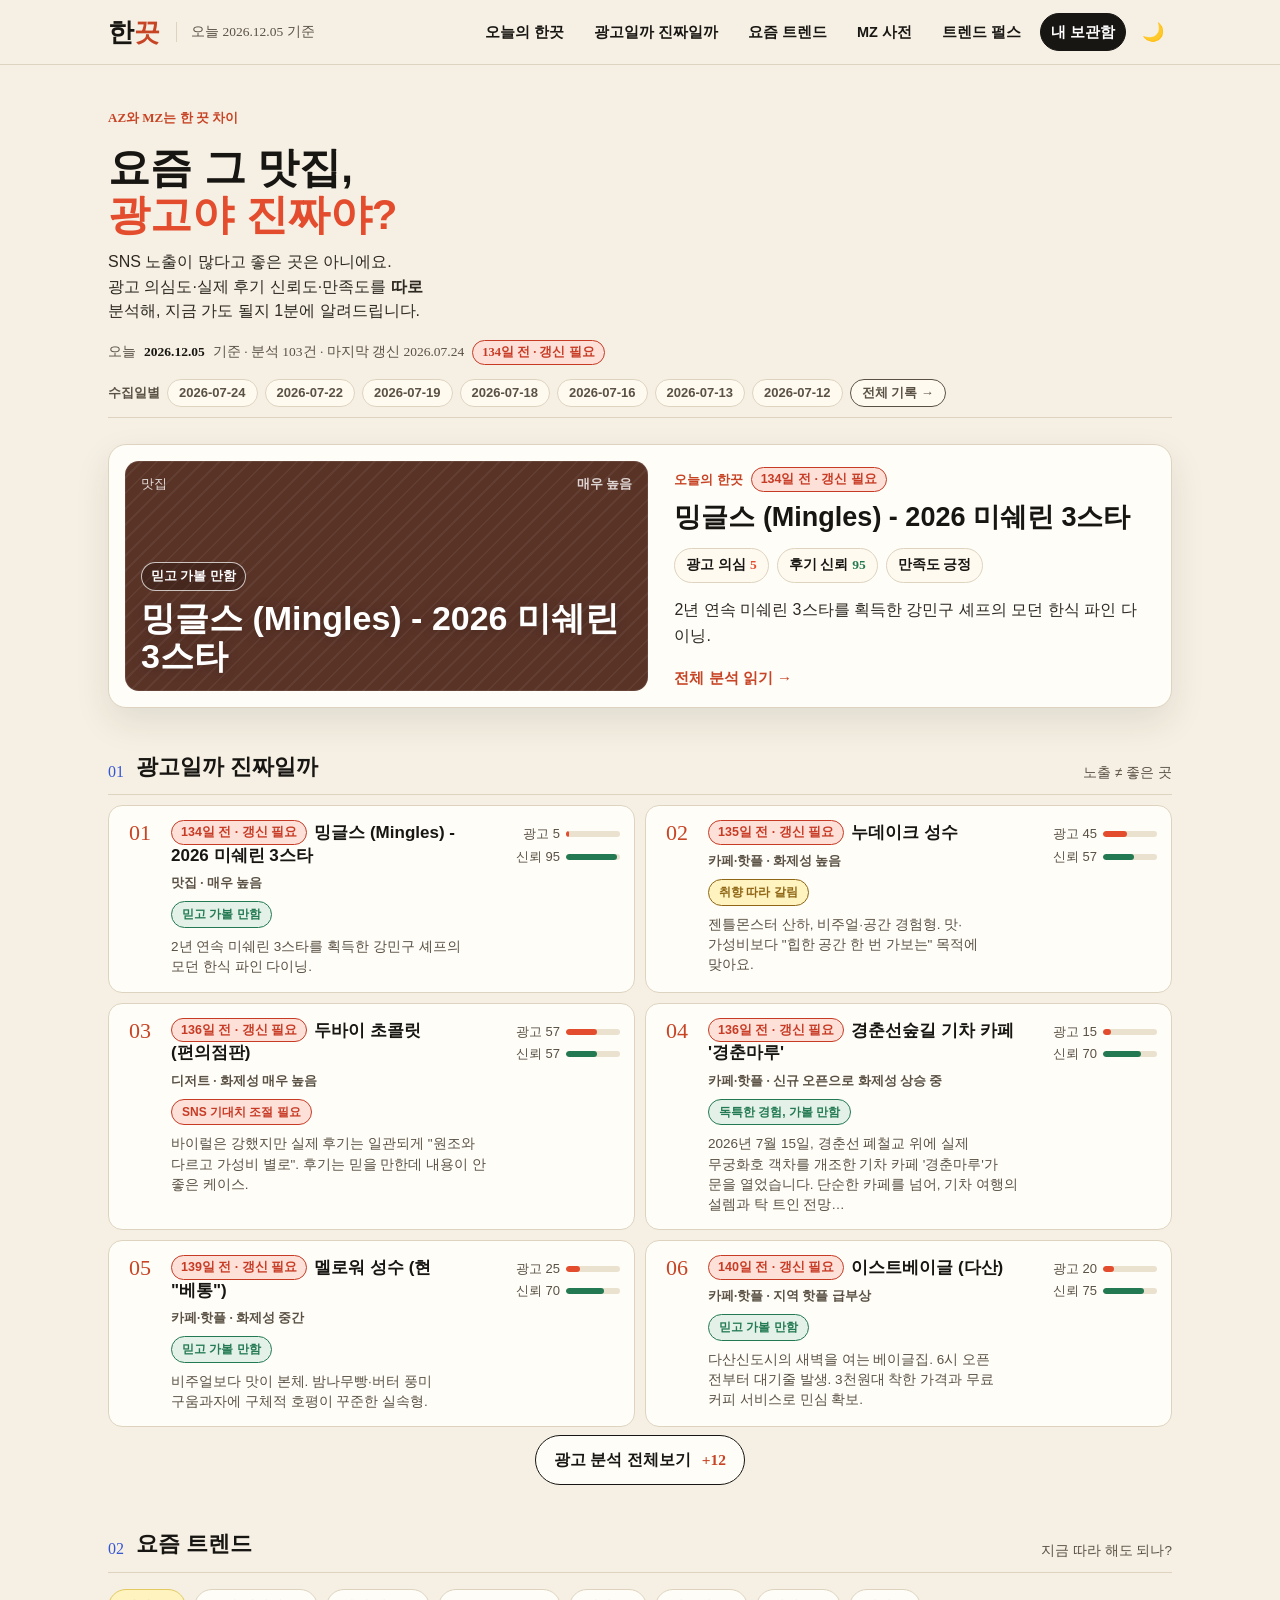
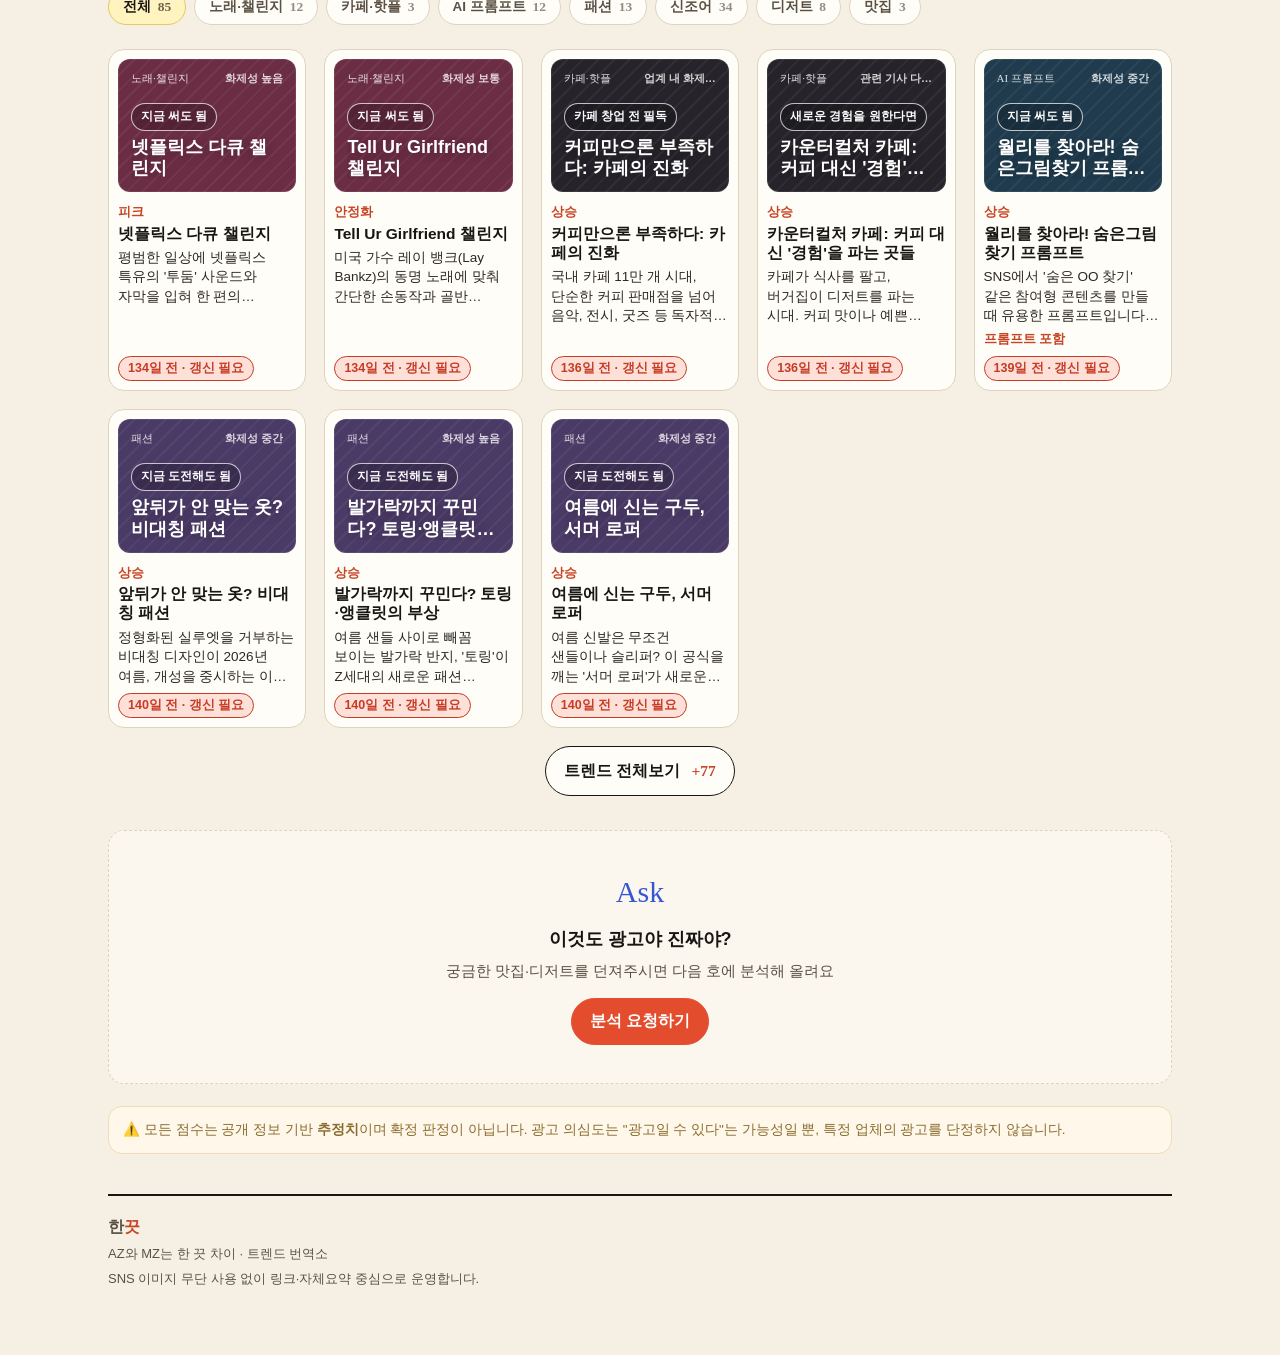
<file: frontend/index.html>
<!DOCTYPE html>
<html lang="ko">
<head>
<meta charset="UTF-8" />
<meta name="viewport" content="width=device-width, initial-scale=1.0" />
<meta name="color-scheme" content="light dark" />
<title>한끗 — 요즘 유행, 광고야 진짜야?</title>
<meta name="description" content="SNS에서 자주 보이는 맛집·디저트가 광고인지 실제 후기인지 분석하는 트렌드 번역소. 광고 의심도·후기 신뢰도·만족도를 따로 보여줍니다. 추정치이며 확정 판정이 아닙니다." />
<meta property="og:type" content="website" />
<meta property="og:site_name" content="한끗" />
<meta property="og:locale" content="ko_KR" />
<meta property="og:title" content="한끗 — 요즘 유행, 광고야 진짜야?" />
<meta property="og:description" content="SNS 맛집·디저트의 광고 의심도, 후기 신뢰도, 만족도를 따로 보는 트렌드 번역소." />
<meta name="twitter:card" content="summary" />
<meta name="twitter:title" content="한끗 — 요즘 유행, 광고야 진짜야?" />
<meta name="twitter:description" content="SNS 맛집·디저트의 광고 의심도, 후기 신뢰도, 만족도를 따로 보는 트렌드 번역소." />
<link rel="icon" type="image/svg+xml" href="favicon.svg" />
<link rel="stylesheet" href="assets/styles.css" />
<style>
  .lead{padding:40px 0 8px;border-bottom:1px solid var(--line)}
  .lead h1{font-size:42px;font-weight:900;line-height:1.12;letter-spacing:0;margin:14px 0 12px;text-wrap:balance}
  .lead h1 .hl{color:var(--accent)}
  /* 줄을 균형 있게 — 끝에 '다.' 한 글자만 남는 고아줄 방지(특히 모바일). 폭도 살짝 좁혀 비율 정리 */
  .lead p{font-size:16px;color:var(--body);max-width:40ch;margin:0;text-wrap:balance;word-break:keep-all}
  .lead .meta{margin-top:16px;font-family:var(--serif);font-style:normal;font-size:13.5px;color:var(--ink-2)}
  @media(max-width:520px){.lead h1{font-size:33px}}
  .fx-scores{display:flex;gap:8px;margin:6px 0 14px;flex-wrap:wrap}
  .fx-scores .s{font-size:13.5px;font-weight:900;border:1px solid var(--line);border-radius:999px;padding:6px 11px;background:var(--paper-soft)}
  .fx-scores .s b{font-family:var(--serif)}
  .fx-scores .s.ad b{color:var(--accent)} .fx-scores .s.tr b{color:var(--green)}
</style>
</head>
<body>
  <div data-mast></div>
  <div class="wrap">

    <section class="lead">
      <span class="kicker">AZ와 MZ는 한 끗 차이</span>
      <h1>요즘 그 맛집,<br><span class="hl">광고야 진짜야?</span></h1>
      <p>SNS 노출이 많다고 좋은 곳은 아니에요. 광고 의심도·실제 후기 신뢰도·만족도를 <b>따로</b> 분석해, 지금 가도 될지 1분에 알려드립니다.</p>
      <div class="freshline" id="freshline"></div>
    </section>

    <article class="featured reveal" id="featured"></article>

    <div class="sec-head" id="ad"><span class="no">01</span><h2>광고일까 진짜일까</h2><span class="note">노출 ≠ 좋은 곳</span></div>
    <nav class="index" id="indexList" aria-label="광고 분석 랭킹"></nav>
    <div class="more-row" id="adMore" hidden></div>

    <div class="sec-head" id="trend"><span class="no">02</span><h2>요즘 트렌드</h2><span class="note">지금 따라 해도 되나?</span></div>
    <div class="cat-filter" id="catFilter" role="tablist" aria-label="카테고리 필터"></div>
    <div class="strip" id="stripList"></div>
    <div class="strip-empty" id="stripEmpty" hidden>이 카테고리엔 아직 트렌드가 없어요.</div>
    <div class="more-row" id="stripMore" hidden></div>

    <section class="empty" style="margin-top:34px">
      <div class="e-mark">Ask</div>
      <h3>이것도 광고야 진짜야?</h3>
      <p>궁금한 맛집·디저트를 던져주시면 다음 호에 분석해 올려요</p>
      <!-- ▼ 카카오 오픈채팅/구글폼 링크로 교체 — "재요청" = 1순위 수요 신호 -->
      <button class="btn accent" type="button" id="requestBtn">분석 요청하기</button>
    </section>

    <div class="disc">⚠️ 모든 점수는 공개 정보 기반 <b>추정치</b>이며 확정 판정이 아닙니다. 광고 의심도는 "광고일 수 있다"는 가능성일 뿐, 특정 업체의 광고를 단정하지 않습니다.</div>

    <footer class="site">
      <div class="fwm">한<b>끗</b></div>
      AZ와 MZ는 한 끗 차이 · 트렌드 번역소<br>SNS 이미지 무단 사용 없이 링크·자체요약 중심으로 운영합니다.
    </footer>
  </div>

<script src="data/trends.js"></script>
<script src="assets/app.js"></script>
<script>
  H.boot();
  const href = (id)=>`trend.html?id=${encodeURIComponent(id)}`;

  // 🔖 필터 모드: ?tag=X(해시태그) 또는 ?date=YYYY-MM-DD(수집일) → 해당 트렌드만, 나머지 홈 숨김
  const _tag = H.param('tag');
  const _date = H.param('date');
  if(_tag || _date){
    const card = (t)=>`<a class="chip-card" href="${href(t.id)}">${H.coverHTML(t)}<div class="cc-meta"><div class="cc-stage">${H.esc(t.cat)}</div><div class="cc-title">${H.esc(t.title)}</div></div></a>`;
    const sec = document.createElement('section');
    sec.style.margin = '8px 0 20px';
    if(_date === 'all'){
      // 📅 전체 수집 기록 — 날짜별로 묶어 타임라인(최신일 먼저)
      const g = {};
      H.TRENDS.forEach(t=>{ const d=t.collectedAt||t.analyzedAt||'미상'; (g[d]=g[d]||[]).push(t); });
      const dates = Object.keys(g).sort().reverse();
      sec.innerHTML = `<div class="sec-head"><span class="no">날짜</span><h2>수집 기록</h2><span class="note">${H.TRENDS.length}개 · <a href="index.html" style="color:var(--accent);font-weight:700">← 전체 트렌드</a></span></div>`
        + dates.map(d=>`<div class="date-group"><div class="date-group-h">${H.esc(d)} <span>${g[d].length}개</span></div><div class="strip" style="margin-top:10px">${g[d].map(card).join('')}</div></div>`).join('');
      document.title = `수집 기록 — 한끗`;
    } else {
      const matched = _date
        ? H.TRENDS.filter(t=>(t.collectedAt||t.analyzedAt)===_date)
        : H.TRENDS.filter(t=>(t.tags||[]).includes(_tag));
      const head = _date ? `${H.esc(_date)} 수집` : `#${H.esc(_tag)}`;
      sec.innerHTML = `<div class="sec-head"><span class="no">${_date?'날짜':'#'}</span><h2>${head}</h2><span class="note">${matched.length}개 · <a href="index.html" style="color:var(--accent);font-weight:700">← 전체 트렌드</a></span></div>`
        + (matched.length ? `<div class="strip" style="margin-top:14px">${matched.map(card).join('')}</div>` : `<div class="strip-empty" style="display:block">해당 ${_date?'날짜':'태그'}의 트렌드가 없어요. <a href="index.html" style="color:var(--accent)">전체 보기</a></div>`);
      document.title = `${head} — 한끗`;
    }
    const wrap = document.querySelector('#featured').closest('.wrap');  // 본문 wrap (헤더 .wrap 아님)
    [...wrap.children].forEach(c=>{ c.style.display = 'none'; });
    wrap.insertBefore(sec, wrap.firstChild);
  }

  // 오늘 날짜 + 데이터 신선도 (브라우저 시계 기준, 라이브)
  const ff = H.feedFreshness();
  H.q('#freshline').innerHTML =
    `오늘 <b style="font-style:normal;color:var(--ink)">${H.todayStr()}</b> 기준 · 분석 ${H.TRENDS.length}건`
    + (H.generatedAt ? ` · 마지막 갱신 ${H.fmtISO(H.generatedAt)} <span class="fresh-chip ${ff.cls}" style="font-style:normal">${ff.text}</span>` : '');

  // 수집일별 보기 — 최근 수집일 칩(클릭 → ?date= 필터)
  const _colDates = [...new Set(H.TRENDS.map(t=>t.collectedAt||t.analyzedAt).filter(Boolean))].sort().reverse().slice(0,7);
  if(_colDates.length){
    const dn = document.createElement('div');
    dn.className = 'date-nav';
    dn.innerHTML = '<span class="date-nav-label">수집일별</span>'
      + _colDates.map(d=>`<a class="tag-chip" href="index.html?date=${encodeURIComponent(d)}">${d}</a>`).join('')
      + `<a class="tag-chip" href="index.html?date=all" style="font-weight:800;border-color:var(--ink-2)">전체 기록 →</a>`;
    H.q('#freshline').insertAdjacentElement('afterend', dn);
  }

  // 오늘의 한끗 = '가장 최근 재확인된' 광고/진짜 분석. 매일 1건씩 재확인되면(recheck-ad) 그게 뜬다.
  // 같은 날짜가 여럿이면 오늘 날짜 기준으로 회전 → 고정되지 않고 매일 바뀜.
  const _ana = H.TRENDS.filter(t=>t.type==='신뢰분석');
  const _newest = _ana.reduce((m,t)=> (t.analyzedAt||'')>m ? (t.analyzedAt||'') : m, '');
  const _fresh = _ana.filter(t=>(t.analyzedAt||'')===_newest);
  const _dayIdx = Math.floor(Date.now()/86400000);
  const f = (_fresh.length ? _fresh[_dayIdx % _fresh.length] : _ana[0]) || H.TRENDS[0];
  H.q('#featured').innerHTML = `
    <a href="${href(f.id)}" style="text-decoration:none;color:inherit">${H.coverHTML(f,{tall:true})}</a>
    <div class="fx-body">
      <div style="display:flex;align-items:center;gap:8px;margin-top:2px">
        <span class="kicker">오늘의 한끗</span>${H.freshChip(f.analyzedAt)}
      </div>
      <h3>${H.esc(f.title)}</h3>
      <div class="fx-scores">
        <span class="s ad">광고 의심 <b>${f.ad}</b></span>
        <span class="s tr">후기 신뢰 <b>${f.trust}</b></span>
        <span class="s">만족도 ${({pos:'긍정',neg:'부정',mix:'혼재'})[f.sat]}</span>
      </div>
      <p class="excerpt">${H.esc(f.excerpt)}</p>
      <a class="more" href="${href(f.id)}">전체 분석 읽기 →</a>
    </div>`;

  // 홈은 '미리보기' — 상위 N개만 노출하고 나머지는 더보기 → 전체 목록(list.html)
  const HOME_AD_MAX = 6;     // 광고 분석 (2단 × 3행)
  const HOME_TREND_MAX = 8;  // 트렌드 카드 (대략 2행)

  // ranked index = 신뢰분석들 (최근 재확인 순 → 매일 재확인된 항목이 위로)
  const analyses = H.TRENDS.filter(t=>t.type==='신뢰분석')
    .sort((a,b)=> (b.analyzedAt||'').localeCompare(a.analyzedAt||''));
  H.q('#indexList').innerHTML = analyses.slice(0, HOME_AD_MAX).map((t,i)=>H.adRowHTML(t, i+1)).join('');
  const adMore = H.q('#adMore');
  if(analyses.length > HOME_AD_MAX){
    adMore.innerHTML = `<a class="btn more-btn" href="list.html?type=ad">광고 분석 전체보기 <b>+${analyses.length-HOME_AD_MAX}</b></a>`;
    adMore.hidden = false;
  }

  // trend strip = 트렌드들 (카테고리별 필터, 상위 8개)
  // 최신순(수집일 desc, 동일 날짜는 분석일 desc) — 새로 올린 게 앞에
  const _d = (t)=> (t.collectedAt||t.analyzedAt||'')+'~'+(t.analyzedAt||'');
  const trends = H.TRENDS.filter(t=>t.type==='트렌드').sort((a,b)=> _d(b).localeCompare(_d(a)));
  const cats = ['전체', ...new Set(trends.map(t=>t.cat))];
  let activeCat = '전체';

  function renderStrip(){
    const list = activeCat==='전체' ? trends : trends.filter(t=>t.cat===activeCat);
    H.q('#stripList').innerHTML = list.slice(0, HOME_TREND_MAX).map(H.trendCardHTML).join('');
    H.q('#stripEmpty').hidden = list.length>0;
    const more = H.q('#stripMore');
    if(list.length > HOME_TREND_MAX){
      const rest = list.length - HOME_TREND_MAX;
      const q = activeCat==='전체' ? '' : `&cat=${encodeURIComponent(activeCat)}`;
      more.innerHTML = `<a class="btn more-btn" href="list.html?type=trend${q}">트렌드 전체보기 <b>+${rest}</b></a>`;
      more.hidden = false;
    } else {
      more.innerHTML = ''; more.hidden = true;
    }
  }
  function renderFilter(){
    H.q('#catFilter').innerHTML = cats.map(c=>{
      const n = c==='전체' ? trends.length : trends.filter(t=>t.cat===c).length;
      return `<button class="cat-chip${c===activeCat?' on':''}" role="tab" aria-selected="${c===activeCat}" data-cat="${H.esc(c)}">${H.esc(c)} <span class="cc-n">${n}</span></button>`;
    }).join('');
    H.qa('#catFilter .cat-chip').forEach(b=> b.onclick=()=>{
      if(activeCat===b.dataset.cat) return;
      activeCat = b.dataset.cat; renderFilter(); renderStrip();
    });
  }
  renderFilter(); renderStrip();
  H.q('#requestBtn').addEventListener('click', ()=> H.toast('분석 요청 폼은 준비 중이에요. 지금은 전체 목록에서 후보를 살펴보세요.'));
</script>
</body>
</html>
</file>
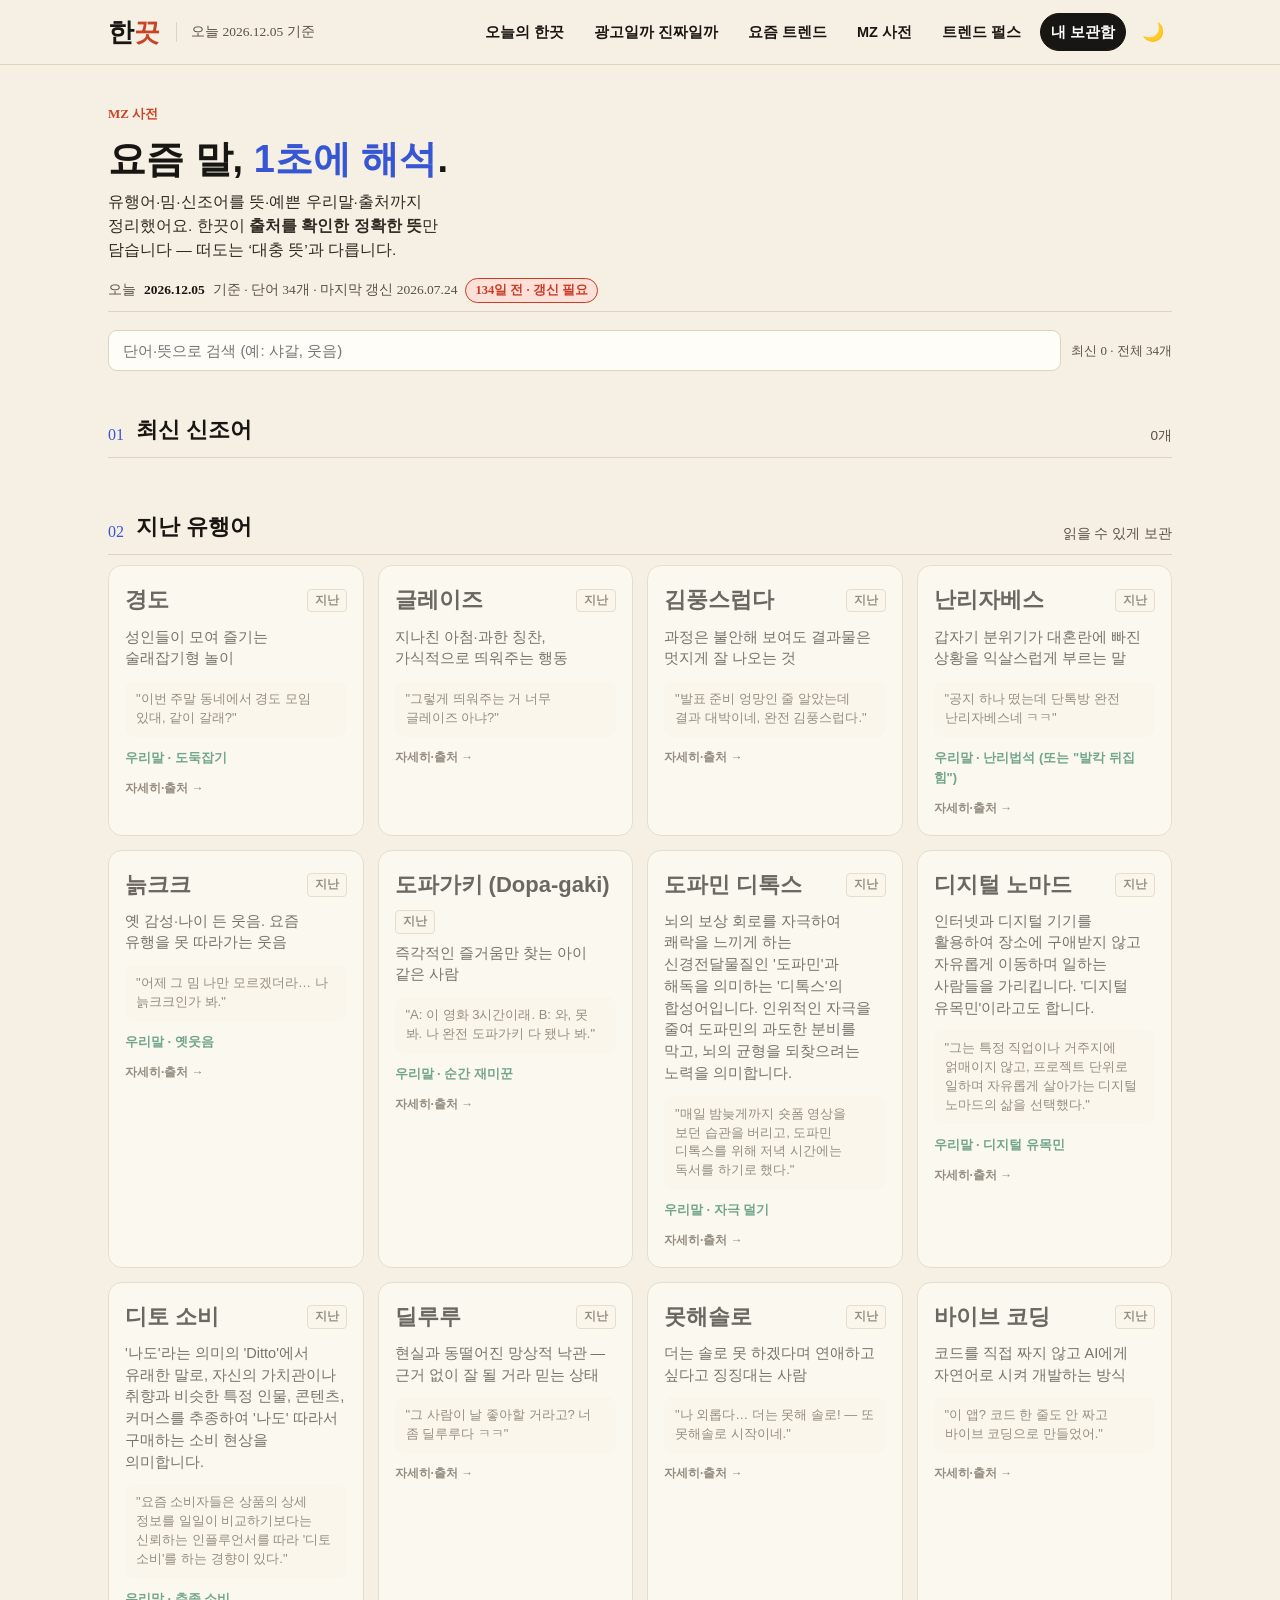
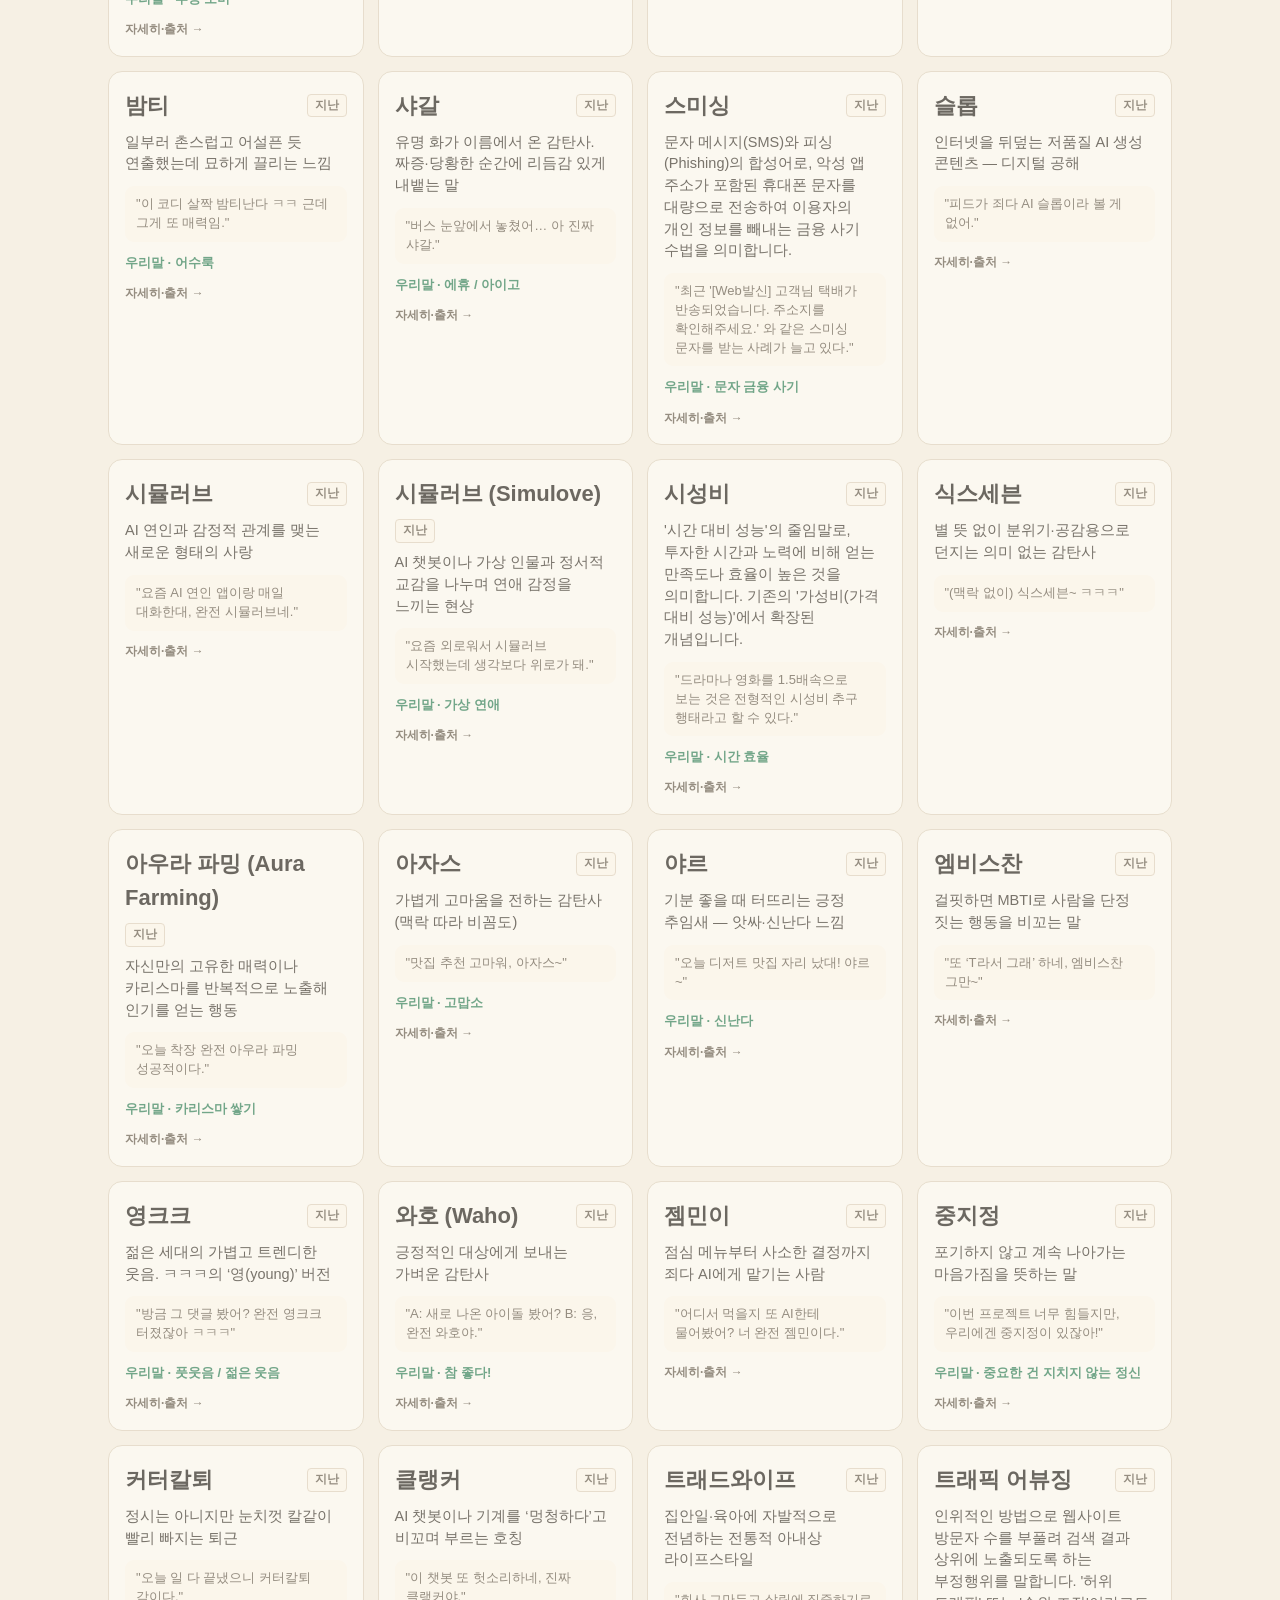
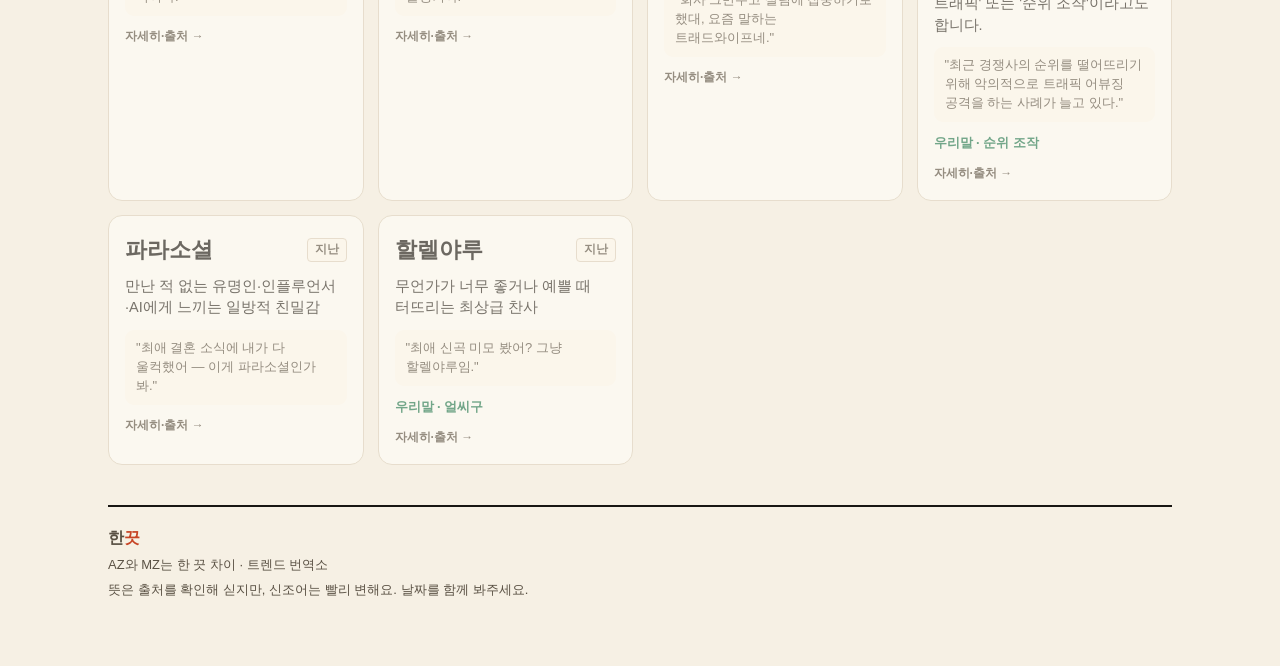
<file: frontend/dictionary.html>
<!DOCTYPE html>
<html lang="ko">
<head>
<meta charset="UTF-8" />
<meta name="viewport" content="width=device-width, initial-scale=1.0" />
<meta name="color-scheme" content="light dark" />
<title>MZ 사전 — 요즘 말, 1초에 해석 | 한끗</title>
<meta name="description" content="요즘 유행어·밈·신조어를 뜻·예쁜 우리말·출처와 함께 정리한 MZ 사전. 한끗이 출처까지 확인한 정확한 뜻만 담았습니다." />
<meta property="og:type" content="website" />
<meta property="og:site_name" content="한끗" />
<meta property="og:locale" content="ko_KR" />
<meta property="og:title" content="MZ 사전 — 요즘 말, 1초에 해석 | 한끗" />
<meta property="og:description" content="요즘 유행어·밈·신조어를 뜻, 예문, 예쁜 우리말, 출처와 함께 확인하세요." />
<meta name="twitter:card" content="summary" />
<meta name="twitter:title" content="MZ 사전 — 요즘 말, 1초에 해석 | 한끗" />
<meta name="twitter:description" content="요즘 유행어·밈·신조어를 뜻, 예문, 예쁜 우리말, 출처와 함께 확인하세요." />
<link rel="icon" type="image/svg+xml" href="favicon.svg" />
<link rel="stylesheet" href="assets/styles.css" />
<style>
  .lead{padding:36px 0 8px;border-bottom:1px solid var(--line)}
  .lead h1{font-size:38px;font-weight:900;line-height:1.12;letter-spacing:0;margin:12px 0 10px}
  .lead h1 .hl{color:var(--pulse)}
  .lead p{font-size:15.5px;color:var(--body);max-width:44ch;margin:0;word-break:keep-all}
  @media(max-width:520px){.lead h1{font-size:29px}}
  @media(max-width:380px){.lead h1{font-size:26px}}
  .dict-tools{display:flex;gap:10px;align-items:center;margin:18px 0 6px;flex-wrap:wrap}
  .dict-search{flex:1;min-width:200px;padding:11px 14px;border:1.5px solid var(--line);border-radius:9px;
    background:var(--card);color:var(--ink);font-size:15px;font-family:inherit}
  .dict-search:focus{outline:none;border-color:var(--pulse)}
  .dict-count{font-size:13px;color:var(--ink-2);font-family:var(--serif)}
  /* 단어 카드 그리드 */
  .dlist{display:grid;grid-template-columns:repeat(auto-fill,minmax(228px,1fr));gap:14px;margin:8px 0 30px}
  .dword{display:flex;flex-direction:column;background:var(--card);border:1.5px solid var(--line);border-radius:14px;
    padding:17px 16px;text-decoration:none;color:inherit;transition:.14s}
  .dword:hover{border-color:var(--pulse);transform:translateY(-2px);box-shadow:0 10px 24px rgba(44,38,27,.08)}
  .dw-top{display:flex;align-items:center;gap:8px;flex-wrap:wrap;margin-bottom:9px}
  .dw-term{font-size:22px;font-weight:900;letter-spacing:0;color:var(--ink);margin-right:auto}
  .dw-def{margin:0;font-size:14.5px;color:var(--body);line-height:1.5;word-break:keep-all}
  .dw-ex{margin-top:11px;font-size:13px;color:var(--ink-2);background:var(--paper-2);border-radius:9px;
    padding:9px 11px;line-height:1.45;word-break:keep-all}
  .dw-kr{margin-top:11px;font-size:13px;color:var(--trust);font-weight:800}
  .dw-more{margin-top:11px;font-size:12px;color:var(--ink-2);font-weight:700}
  .dw-arch{font-size:11.5px;font-weight:800;color:var(--ink-2);background:var(--paper-2);
    border:1px solid var(--line);border-radius:4px;padding:2px 7px}
  .dword.is-arch{opacity:.62}
  .dword.is-arch:hover{opacity:.85}
  .dict-empty{padding:40px 0;text-align:center;color:var(--ink-2)}
</style>
</head>
<body>
  <div data-mast></div>
  <div class="wrap">

    <section class="lead">
      <span class="kicker">MZ 사전</span>
      <h1>요즘 말, <span class="hl">1초에 해석</span>.</h1>
      <p>유행어·밈·신조어를 뜻·예쁜 우리말·출처까지 정리했어요. 한끗이 <b>출처를 확인한 정확한 뜻</b>만 담습니다 — 떠도는 ‘대충 뜻’과 다릅니다.</p>
      <div class="freshline" id="freshline"></div>
    </section>

    <div class="dict-tools">
      <input class="dict-search" id="q" type="search" placeholder="단어·뜻으로 검색 (예: 샤갈, 웃음)" aria-label="사전 검색" />
      <span class="dict-count" id="count"></span>
    </div>

    <div class="sec-head" id="freshHead"><span class="no">01</span><h2>최신 신조어</h2><span class="note" id="freshNote"></span></div>
    <div class="dlist" id="freshList"></div>

    <div class="sec-head" id="archHead"><span class="no">02</span><h2>지난 유행어</h2><span class="note">읽을 수 있게 보관</span></div>
    <div class="dlist" id="archList"></div>
    <div class="dict-empty" id="empty" hidden>그 단어는 아직 사전에 없어요. <a href="index.html" style="color:var(--accent)">전체 트렌드</a>에서 찾아보세요.</div>

    <footer class="site">
      <div class="fwm">한<b>끗</b></div>
      AZ와 MZ는 한 끗 차이 · 트렌드 번역소<br>뜻은 출처를 확인해 싣지만, 신조어는 빨리 변해요. 날짜를 함께 봐주세요.
    </footer>
  </div>

<script src="data/trends.js"></script>
<script src="assets/app.js"></script>
<script>
  H.boot();
  const SLANG = H.TRENDS.filter(t=>t.coverCat==='cat-slang' || t.cat==='신조어')
    // 신선한 단어 먼저, 한물간 건 뒤로(가나다순)
    .sort((a,b)=> (H.isFreshSlang(b)-H.isFreshSlang(a)) || (a.title||'').localeCompare(b.title||'', 'ko'));

  const ff = H.feedFreshness();
  H.q('#freshline').innerHTML = `오늘 <b style="font-style:normal;color:var(--ink)">${H.todayStr()}</b> 기준 · 단어 ${SLANG.length}개`
    + (H.generatedAt ? ` · 마지막 갱신 ${H.fmtISO(H.generatedAt)} <span class="fresh-chip ${ff.cls}" style="font-style:normal">${ff.text}</span>` : '');

  const def = (t)=> t.def || (t.excerpt||'').split(/(?<=[.!?。])\s/)[0] || t.excerpt || '';
  const row = (t)=>`
    <a class="dword${H.isFreshSlang(t)?'':' is-arch'}" href="trend.html?id=${encodeURIComponent(t.id)}">
      <div class="dw-top">
        <span class="dw-term">${H.esc(t.title)}</span>
        ${H.isFreshSlang(t)?H.freshChip(t.analyzedAt):'<span class="dw-arch">지난</span>'}
      </div>
      <p class="dw-def">${H.esc(def(t))}</p>
      ${t.example?`<div class="dw-ex">"${H.esc(t.example)}"</div>`:''}
      ${t.pureKorean?`<div class="dw-kr">우리말 · ${H.esc(t.pureKorean)}</div>`:''}
      <div class="dw-more">자세히·출처 →</div>
    </a>`;

  function render(q){
    const k = (q||'').trim().toLowerCase();
    const list = !k ? SLANG : SLANG.filter(t=>
      (t.title||'').toLowerCase().includes(k) ||
      (def(t)||'').toLowerCase().includes(k) ||
      (t.pureKorean||'').toLowerCase().includes(k) ||
      (t.tags||[]).some(x=>x.toLowerCase().includes(k)));
    const fresh = list.filter(H.isFreshSlang);
    const arch = list.filter(t=>!H.isFreshSlang(t));
    H.q('#freshList').innerHTML = fresh.map(row).join('');
    H.q('#archList').innerHTML = arch.map(row).join('');
    H.q('#freshHead').hidden = fresh.length === 0;
    H.q('#archHead').hidden = arch.length === 0;
    H.q('#empty').hidden = list.length>0;
    const freshN = SLANG.filter(H.isFreshSlang).length;
    H.q('#freshNote').textContent = k ? `${fresh.length}개` : `${freshN}개`;
    H.q('#count').textContent = k ? `${list.length} / ${SLANG.length}개` : `최신 ${freshN} · 전체 ${SLANG.length}개`;
  }
  render('');
  H.q('#q').addEventListener('input', e=> render(e.target.value));
</script>
</body>
</html>
</file>
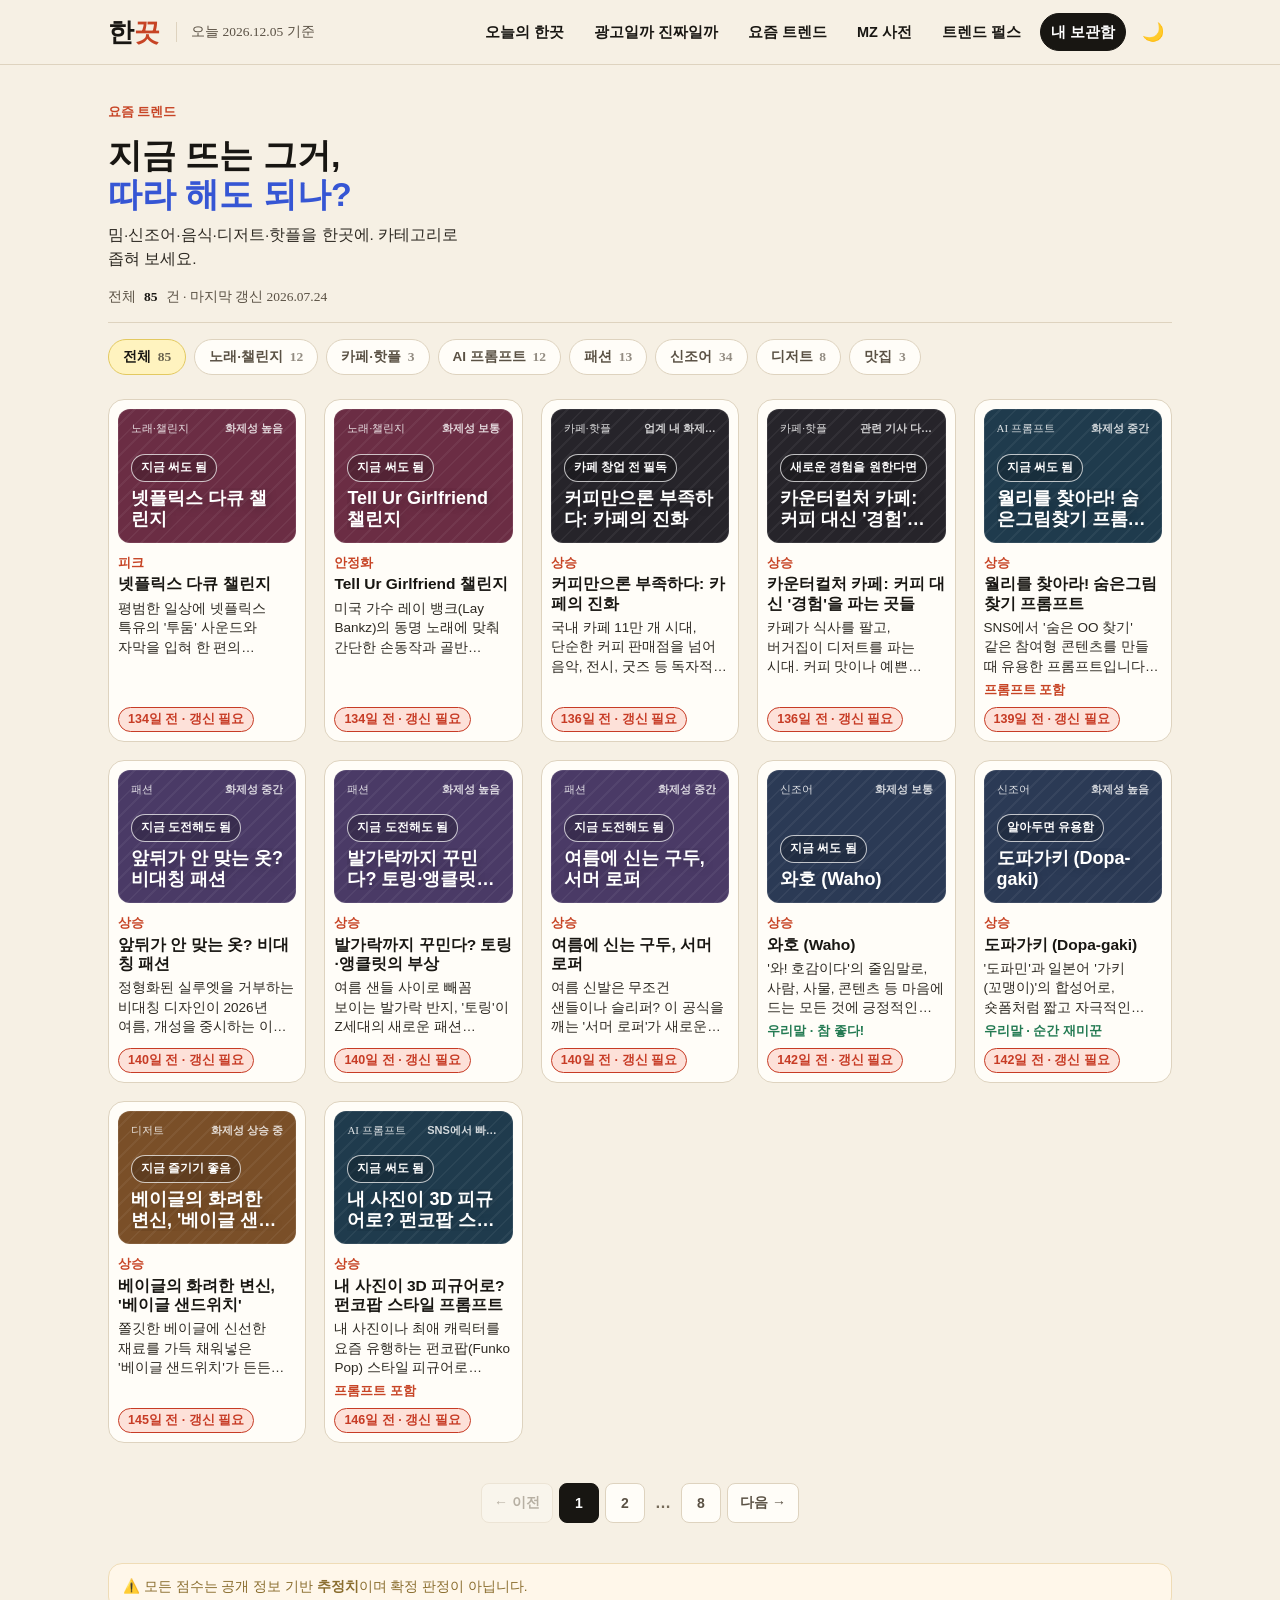
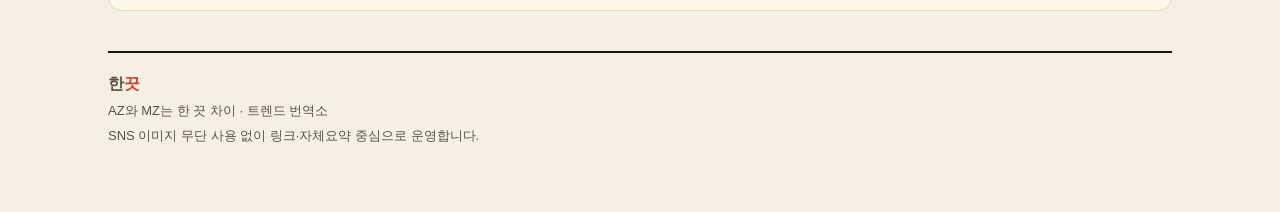
<file: frontend/list.html>
<!DOCTYPE html>
<html lang="ko">
<head>
<meta charset="UTF-8" />
<meta name="viewport" content="width=device-width, initial-scale=1.0" />
<meta name="color-scheme" content="light dark" />
<title>전체 목록 — 한끗</title>
<meta name="description" content="한끗의 광고 분석·요즘 트렌드 전체 목록. 카테고리로 좁히고 페이지로 넘겨 보세요." />
<meta property="og:type" content="website" />
<meta property="og:site_name" content="한끗" />
<meta property="og:locale" content="ko_KR" />
<meta property="og:title" content="전체 목록 — 한끗" />
<meta property="og:description" content="한끗의 광고 분석과 요즘 트렌드 전체 목록을 카테고리와 페이지로 둘러보세요." />
<meta name="twitter:card" content="summary" />
<meta name="twitter:title" content="전체 목록 — 한끗" />
<meta name="twitter:description" content="한끗의 광고 분석과 요즘 트렌드 전체 목록을 카테고리와 페이지로 둘러보세요." />
<link rel="icon" type="image/svg+xml" href="favicon.svg" />
<link rel="stylesheet" href="assets/styles.css" />
<style>
  .list-lead{padding:34px 0 14px;border-bottom:1px solid var(--line)}
  .list-lead h1{font-size:34px;font-weight:900;line-height:1.14;letter-spacing:0;margin:12px 0 10px;text-wrap:balance}
  .list-lead h1 .hl{color:var(--pulse)}
  .list-lead p{font-size:15.5px;color:var(--body);max-width:42ch;margin:0;word-break:keep-all}
  @media(max-width:520px){.list-lead h1{font-size:28px}}
</style>
</head>
<body>
  <div data-mast></div>
  <div class="wrap">

    <section class="lead list-lead">
      <span class="kicker" id="lKicker"></span>
      <h1 id="lTitle"></h1>
      <p id="lDesc"></p>
      <div class="freshline" id="lFresh"></div>
    </section>

    <div class="cat-filter" id="lCatFilter" role="tablist" aria-label="카테고리 필터" hidden></div>
    <div id="lList"></div>
    <div class="strip-empty" id="lEmpty" hidden>해당 목록이 아직 없어요.</div>
    <nav class="pager" id="lPager" aria-label="페이지 이동"></nav>

    <div class="disc">⚠️ 모든 점수는 공개 정보 기반 <b>추정치</b>이며 확정 판정이 아닙니다.</div>

    <footer class="site">
      <div class="fwm">한<b>끗</b></div>
      AZ와 MZ는 한 끗 차이 · 트렌드 번역소<br>SNS 이미지 무단 사용 없이 링크·자체요약 중심으로 운영합니다.
    </footer>
  </div>

<script src="data/trends.js"></script>
<script src="assets/app.js"></script>
<script>
  H.boot();

  // ?type=ad | trend (기본 trend), ?cat=, ?page=
  const type = (H.param('type')==='ad') ? 'ad' : 'trend';
  const PAGE_SIZE = type==='ad' ? 10 : 12;
  const CAT_ALIAS = { '음식':'맛집', '핫플':'카페·핫플', '밈':'신조어', '유행어':'신조어' };
  const normalizeCat = (c)=> CAT_ALIAS[c] || c || '전체';
  let activeCat = normalizeCat(H.param('cat'));
  let page = Math.max(1, parseInt(H.param('page')||'1', 10) || 1);

  // 최신순(수집일 desc, 동일 날짜는 분석일 desc)
  const _key = (t)=> (t.collectedAt||t.analyzedAt||'')+'~'+(t.analyzedAt||'');
  const ALL = (type==='ad'
    ? H.TRENDS.filter(t=>t.type==='신뢰분석')
    : H.TRENDS.filter(t=>t.type==='트렌드')
  ).sort((a,b)=> _key(b).localeCompare(_key(a)));

  // 헤더
  if(type==='ad'){
    document.title = '광고일까 진짜일까 — 한끗';
    H.q('#lKicker').textContent = '광고일까 진짜일까';
    H.q('#lTitle').innerHTML = 'SNS 맛집·디저트,<br><span class="hl">광고야 진짜야?</span>';
    H.q('#lDesc').textContent = '광고 의심도·후기 신뢰도를 따로 분석한 전체 목록이에요. 노출이 많다고 좋은 곳은 아니에요.';
  } else {
    document.title = '요즘 트렌드 — 한끗';
    H.q('#lKicker').textContent = '요즘 트렌드';
    H.q('#lTitle').innerHTML = '지금 뜨는 그거,<br><span class="hl">따라 해도 되나?</span>';
    H.q('#lDesc').textContent = '밈·신조어·음식·디저트·핫플을 한곳에. 카테고리로 좁혀 보세요.';
  }
  H.q('#lFresh').innerHTML = `전체 <b style="font-style:normal;color:var(--ink)">${ALL.length}</b>건`
    + (H.generatedAt ? ` · 마지막 갱신 ${H.fmtISO(H.generatedAt)}` : '');

  const cats = ['전체', ...new Set(ALL.map(t=>t.cat))];
  const filtered = ()=> activeCat==='전체' ? ALL : ALL.filter(t=>t.cat===activeCat);

  // 카테고리 필터 (트렌드 전용 — 홈 광고 섹션과 동일하게 광고 목록엔 미노출)
  function renderFilter(){
    if(type!=='trend') return;
    const host = H.q('#lCatFilter'); host.hidden = false;
    host.innerHTML = cats.map(c=>{
      const n = c==='전체' ? ALL.length : ALL.filter(t=>t.cat===c).length;
      return `<button class="cat-chip${c===activeCat?' on':''}" role="tab" aria-selected="${c===activeCat}" data-cat="${H.esc(c)}">${H.esc(c)} <span class="cc-n">${n}</span></button>`;
    }).join('');
    H.qa('#lCatFilter .cat-chip').forEach(b=> b.onclick=()=>{
      if(activeCat===b.dataset.cat) return;
      activeCat = b.dataset.cat; page = 1;
      renderFilter(); render(); syncURL();
    });
  }

  function render(){
    const list = filtered();
    const pages = Math.max(1, Math.ceil(list.length / PAGE_SIZE));
    if(page > pages) page = pages;
    const start = (page-1) * PAGE_SIZE;
    const slice = list.slice(start, start + PAGE_SIZE);

    H.q('#lEmpty').hidden = list.length > 0;
    const host = H.q('#lList');
    if(type==='ad'){
      host.className = 'index';
      host.innerHTML = slice.map((t,i)=>H.adRowHTML(t, start + i + 1)).join('');
    } else {
      host.className = 'strip';
      host.innerHTML = slice.map(H.trendCardHTML).join('');
    }
    renderPager(pages);
  }

  // 1 … (cur-1) cur (cur+1) … last
  function pageWindow(cur, total){
    const out = [];
    const lo = Math.max(2, cur-1), hi = Math.min(total-1, cur+1);
    out.push(1);
    if(lo > 2) out.push('…');
    for(let p=lo; p<=hi; p++) out.push(p);
    if(hi < total-1) out.push('…');
    if(total > 1) out.push(total);
    return out;
  }

  function renderPager(pages){
    const host = H.q('#lPager');
    if(pages <= 1){ host.innerHTML = ''; return; }
    let html = `<button class="pg-nav" data-go="${page-1}" ${page<=1?'disabled':''} aria-label="이전 페이지">← 이전</button>`;
    pageWindow(page, pages).forEach(p=>{
      html += p==='…'
        ? `<span class="pg-gap">…</span>`
        : `<button class="pg-num${p===page?' on':''}" data-go="${p}" aria-label="${p}페이지"${p===page?' aria-current="page"':''}>${p}</button>`;
    });
    html += `<button class="pg-nav" data-go="${page+1}" ${page>=pages?'disabled':''} aria-label="다음 페이지">다음 →</button>`;
    host.innerHTML = html;
    H.qa('#lPager [data-go]').forEach(b=> b.onclick=()=>{
      const p = parseInt(b.dataset.go, 10);
      if(p < 1 || p > pages || p === page) return;
      page = p; render(); syncURL();
      const top = H.q('.list-lead'); if(top) window.scrollTo({ top: top.offsetTop, behavior:'smooth' });
    });
  }

  function syncURL(){
    const u = new URLSearchParams();
    u.set('type', type);
    if(activeCat !== '전체') u.set('cat', activeCat);
    if(page > 1) u.set('page', String(page));
    history.replaceState(null, '', `list.html?${u.toString()}`);
  }

  renderFilter();
  render();
</script>
</body>
</html>
</file>
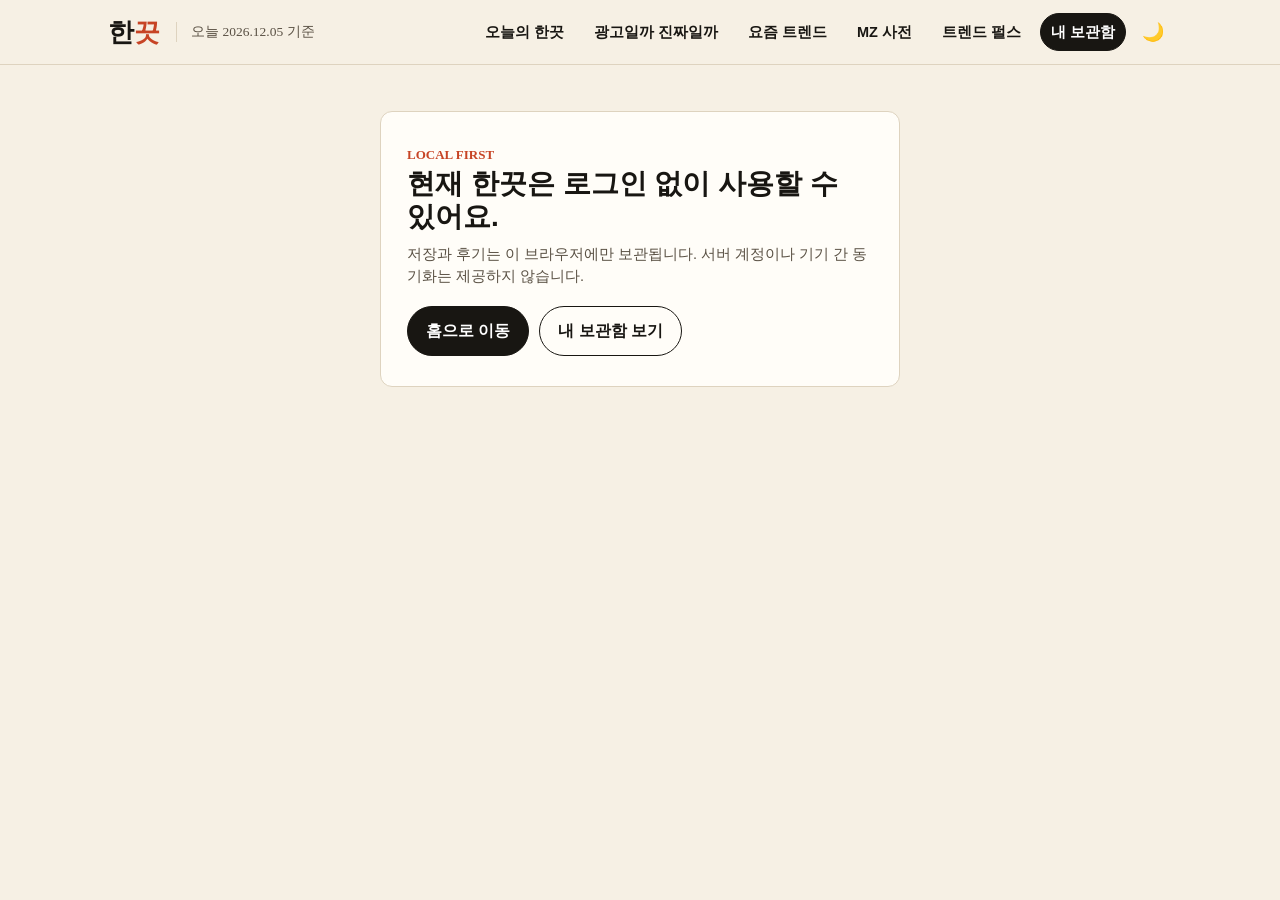
<file: frontend/login.html>
<!DOCTYPE html>
<html lang="ko">
<head>
<meta charset="UTF-8" />
<meta name="viewport" content="width=device-width, initial-scale=1.0" />
<meta name="color-scheme" content="light dark" />
<meta name="robots" content="noindex,nofollow" />
<title>로그인 없이 사용 — 한끗</title>
<meta name="description" content="현재 한끗은 로그인 없이 사용할 수 있습니다. 저장과 후기는 이 브라우저에만 보관됩니다." />
<link rel="icon" type="image/svg+xml" href="favicon.svg" />
<link rel="stylesheet" href="assets/styles.css" />
</head>
<body>
  <div data-mast></div>
  <div class="wrap">
    <div class="auth-card info-card">
      <span class="kicker">Local first</span>
      <h1>현재 한끗은 로그인 없이 사용할 수 있어요.</h1>
      <p class="sub">저장과 후기는 이 브라우저에만 보관됩니다. 서버 계정이나 기기 간 동기화는 제공하지 않습니다.</p>
      <div class="auth-actions">
        <a class="btn primary" href="index.html">홈으로 이동</a>
        <a class="btn" href="me.html">내 보관함 보기</a>
      </div>
    </div>
  </div>

<script src="assets/app.js"></script>
<script>H.boot();</script>
</body>
</html>
</file>
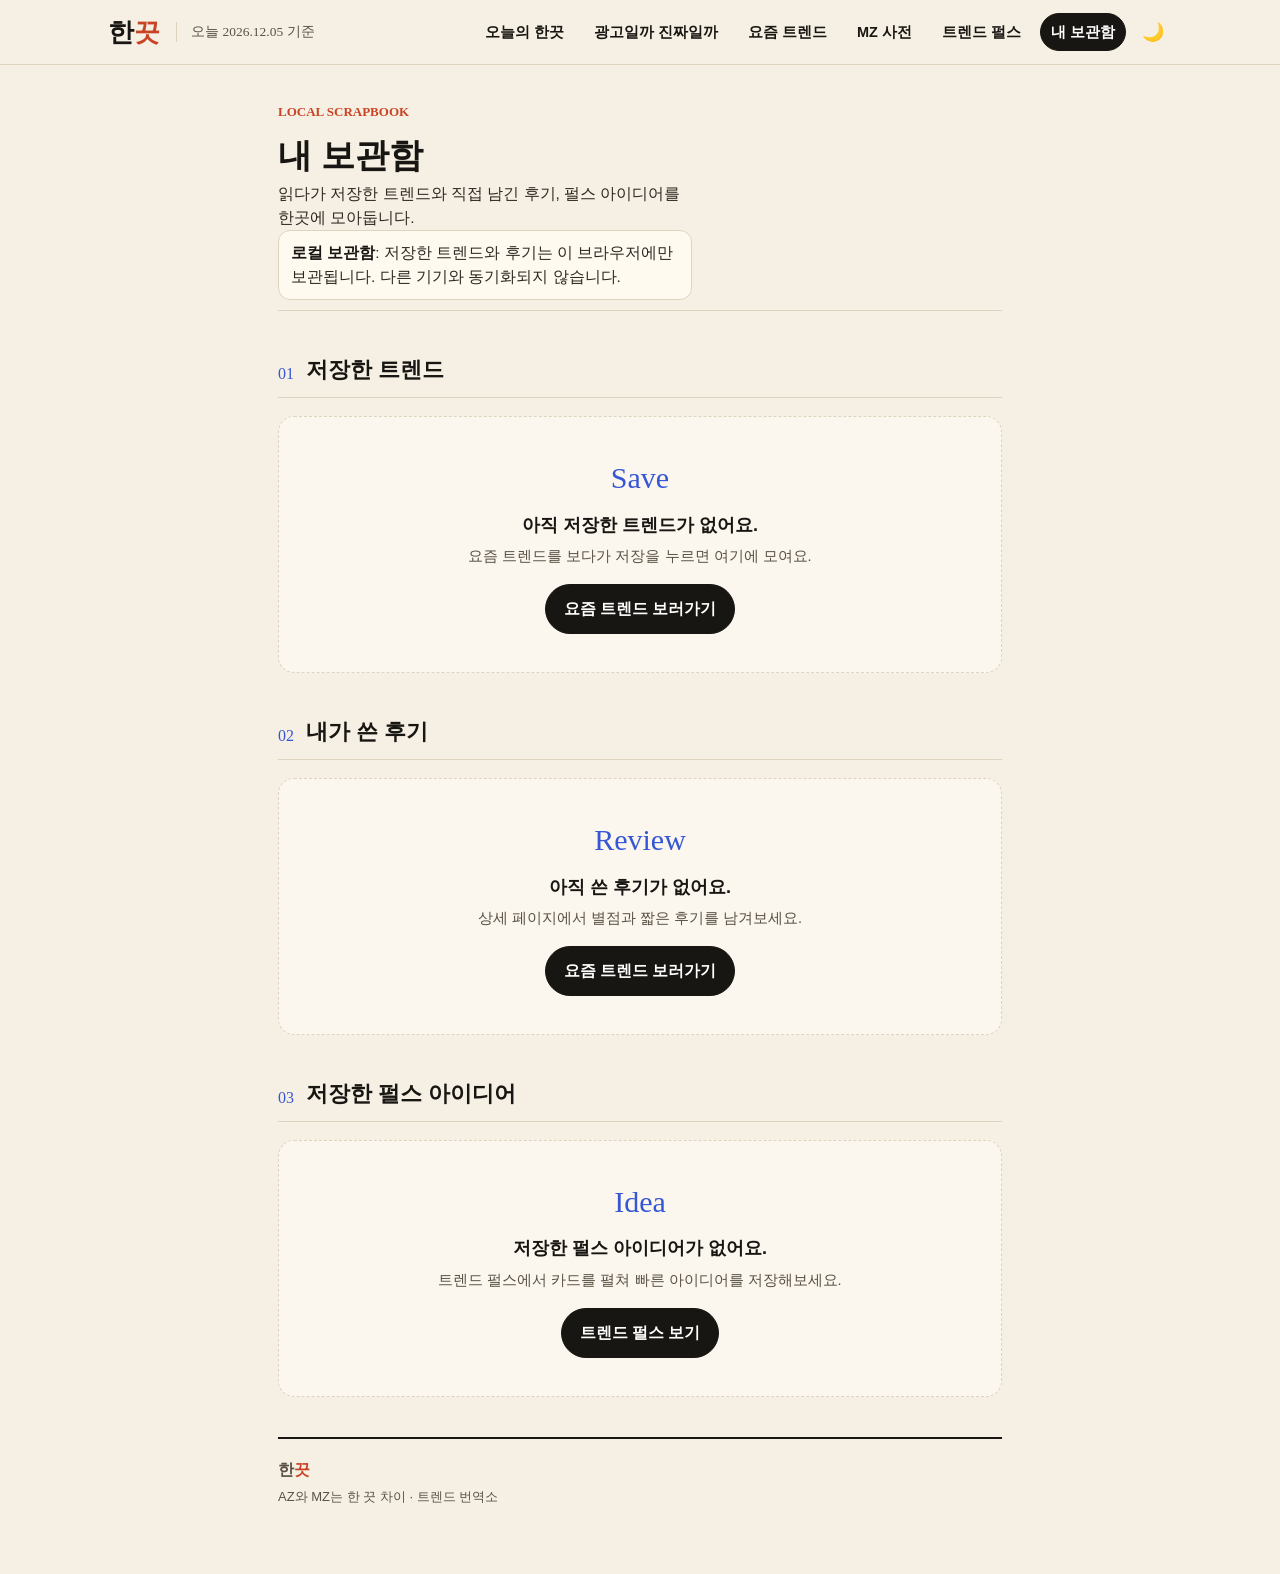
<file: frontend/me.html>
<!DOCTYPE html>
<html lang="ko">
<head>
<meta charset="UTF-8" />
<meta name="viewport" content="width=device-width, initial-scale=1.0" />
<meta name="color-scheme" content="light dark" />
<title>내 보관함 — 한끗</title>
<meta name="description" content="이 브라우저에 저장한 한끗 트렌드, 후기, 펄스 아이디어를 모아봅니다." />
<meta property="og:type" content="website" />
<meta property="og:site_name" content="한끗" />
<meta property="og:locale" content="ko_KR" />
<meta property="og:title" content="내 보관함 — 한끗" />
<meta property="og:description" content="이 브라우저에만 저장된 한끗 로컬 보관함입니다." />
<meta name="twitter:card" content="summary" />
<meta name="twitter:title" content="내 보관함 — 한끗" />
<meta name="twitter:description" content="이 브라우저에만 저장된 한끗 로컬 보관함입니다." />
<link rel="icon" type="image/svg+xml" href="favicon.svg" />
<link rel="stylesheet" href="assets/styles.css" />
<style>
  .vault-hero{padding:34px 0 10px;border-bottom:1px solid var(--line)}
  .vault-hero h1{font-size:34px;font-weight:900;line-height:1.12;letter-spacing:0;margin:12px 0 8px}
  .vault-hero p{font-size:15.5px;color:var(--body);max-width:48ch;margin:0;word-break:keep-all}
  .vault-note{margin:16px 0 2px}
  .savedrow{display:grid;grid-template-columns:72px 1fr auto;gap:14px;align-items:center;
    padding:13px 0;border-bottom:1px solid var(--line);text-decoration:none;color:inherit}
  .savedrow:hover{background:var(--paper-soft)}
  .savedrow .cover{min-height:54px;height:54px;padding:0;border-radius:8px}
  .savedrow .cover .c-title{font-size:13px;padding:4px 6px;text-shadow:none}
  .savedrow .cover .c-kicker,.savedrow .cover .c-buzz,.savedrow .cover .c-stamp{display:none}
  .savedrow .s-t{font-size:15.5px;font-weight:900;letter-spacing:0}
  .savedrow .s-l{font-size:13.5px;color:var(--muted)}
  .savedrow .unsave{font-size:13px;color:var(--muted);background:var(--paper-soft);
    border:1px solid var(--line);border-radius:999px;padding:7px 10px;cursor:pointer}
  .myrv,.vault-idea{border:1px solid var(--line);background:var(--card);border-radius:12px;padding:14px 15px;margin:10px 0}
  .myrv a{font-weight:900;text-decoration:none;color:var(--ink)}
  .myrv .meta{font-size:13px;color:var(--faint);margin-left:8px}
  .myrv .txt{font-size:14.5px;color:var(--body);margin-top:6px;line-height:1.55}
  .vault-idea-top{display:flex;justify-content:space-between;gap:12px;align-items:baseline}
  .vault-idea b{font-size:14px;color:var(--pulse)}
  .vault-idea time{font-size:12px;color:var(--faint)}
  .vault-idea p{margin:7px 0 0;font-size:14.5px;color:var(--body);line-height:1.55;white-space:pre-wrap}
  @media(max-width:540px){
    .vault-hero h1{font-size:29px}
    .savedrow{grid-template-columns:64px 1fr;gap:12px}
    .savedrow .unsave{grid-column:2;justify-self:start}
  }
</style>
</head>
<body>
  <div data-mast></div>
  <div class="wrap reading"><div id="main"></div></div>

<script src="data/trends.js"></script>
<script src="assets/app.js"></script>
<script>
  H.boot();
  render();

  function render(){
    const main = H.q('#main');
    main.innerHTML = `
      <section class="vault-hero">
        <span class="kicker">Local scrapbook</span>
        <h1>내 보관함</h1>
        <p>읽다가 저장한 트렌드와 직접 남긴 후기, 펄스 아이디어를 한곳에 모아둡니다.</p>
        <p class="local-note vault-note"><strong>로컬 보관함</strong>: 저장한 트렌드와 후기는 이 브라우저에만 보관됩니다. 다른 기기와 동기화되지 않습니다.</p>
      </section>

      <div class="sec-head"><span class="no">01</span><h2>저장한 트렌드</h2><span class="note" id="savedCount"></span></div>
      <div id="savedList"></div>

      <div class="sec-head"><span class="no">02</span><h2>내가 쓴 후기</h2><span class="note" id="rvCount"></span></div>
      <div id="myReviews"></div>

      <div class="sec-head"><span class="no">03</span><h2>저장한 펄스 아이디어</h2><span class="note" id="ideaCount"></span></div>
      <div id="pulseIdeas"></div>

      <footer class="site"><div class="fwm">한<b>끗</b></div>AZ와 MZ는 한 끗 차이 · 트렌드 번역소</footer>`;

    renderSaved(); renderMyReviews(); renderPulseIdeas();
  }

  async function renderSaved(){
    const ids = await H.resolve(H.saves());
    const items = ids.map(H.trend).filter(Boolean);
    H.q('#savedCount').textContent = items.length ? `${items.length}개` : '';
    const box = H.q('#savedList');
    if(!items.length){ box.innerHTML = `<div class="empty"><div class="e-mark">Save</div><h3>아직 저장한 트렌드가 없어요.</h3><p>요즘 트렌드를 보다가 저장을 누르면 여기에 모여요.</p><a class="btn primary" href="list.html?type=trend">요즘 트렌드 보러가기</a></div>`; return; }
    box.innerHTML = items.map(t=>`
      <a class="savedrow" href="trend.html?id=${t.id}">
        ${H.coverHTML(t)}
        <span><span class="s-t">${H.esc(t.title)}</span><br><span class="s-l">${H.esc(t.label)} ${H.freshChip(t.analyzedAt)}</span></span>
        <button class="unsave" data-id="${t.id}">저장 해제</button>
      </a>`).join('');
    H.qa('.unsave').forEach(b=> b.onclick=async (e)=>{ e.preventDefault(); await H.resolve(H.toggleSave(b.dataset.id)); H.toast('저장을 해제했어요'); renderSaved(); });
  }

  async function renderMyReviews(){
    const rs = await H.resolve(H.myReviews());
    H.q('#rvCount').textContent = rs.length ? `${rs.length}개` : '';
    const box = H.q('#myReviews');
    if(!rs.length){ box.innerHTML = `<div class="empty"><div class="e-mark">Review</div><h3>아직 쓴 후기가 없어요.</h3><p>상세 페이지에서 별점과 짧은 후기를 남겨보세요.</p><a class="btn primary" href="index.html">요즘 트렌드 보러가기</a></div>`; return; }
    box.innerHTML = rs.map(r=>{ const t=H.trend(r.trendId); return `<div class="myrv">
      <a href="trend.html?id=${r.trendId}">${t?H.esc(t.title):H.esc(r.trendId)}</a>
      <span class="stars">${H.starHTML(r.rating)}</span><span class="meta">${H.fmtDate(r.ts)}</span>
      <div class="txt">${H.esc(r.text)}</div></div>`; }).join('');
  }

  function renderPulseIdeas(){
    const ideas = H.pulseIdeas ? H.pulseIdeas.list() : [];
    H.q('#ideaCount').textContent = ideas.length ? `${ideas.length}개` : '';
    const box = H.q('#pulseIdeas');
    if(!ideas.length){ box.innerHTML = `<div class="empty"><div class="e-mark">Idea</div><h3>저장한 펄스 아이디어가 없어요.</h3><p>트렌드 펄스에서 카드를 펼쳐 빠른 아이디어를 저장해보세요.</p><a class="btn primary" href="pulse.html">트렌드 펄스 보기</a></div>`; return; }
    box.innerHTML = ideas.map(idea=>{
      const first = (idea.text || '').split('\n')[0] || '';
      return `<article class="vault-idea">
        <div class="vault-idea-top"><b>${H.esc(idea.fromTrend || '펄스 아이디어')}</b><time>${idea.createdAt ? H.fmtDate(idea.createdAt) : ''}</time></div>
        <p>${H.esc(first)}</p>
      </article>`;
    }).join('');
  }
</script>
</body>
</html>
</file>
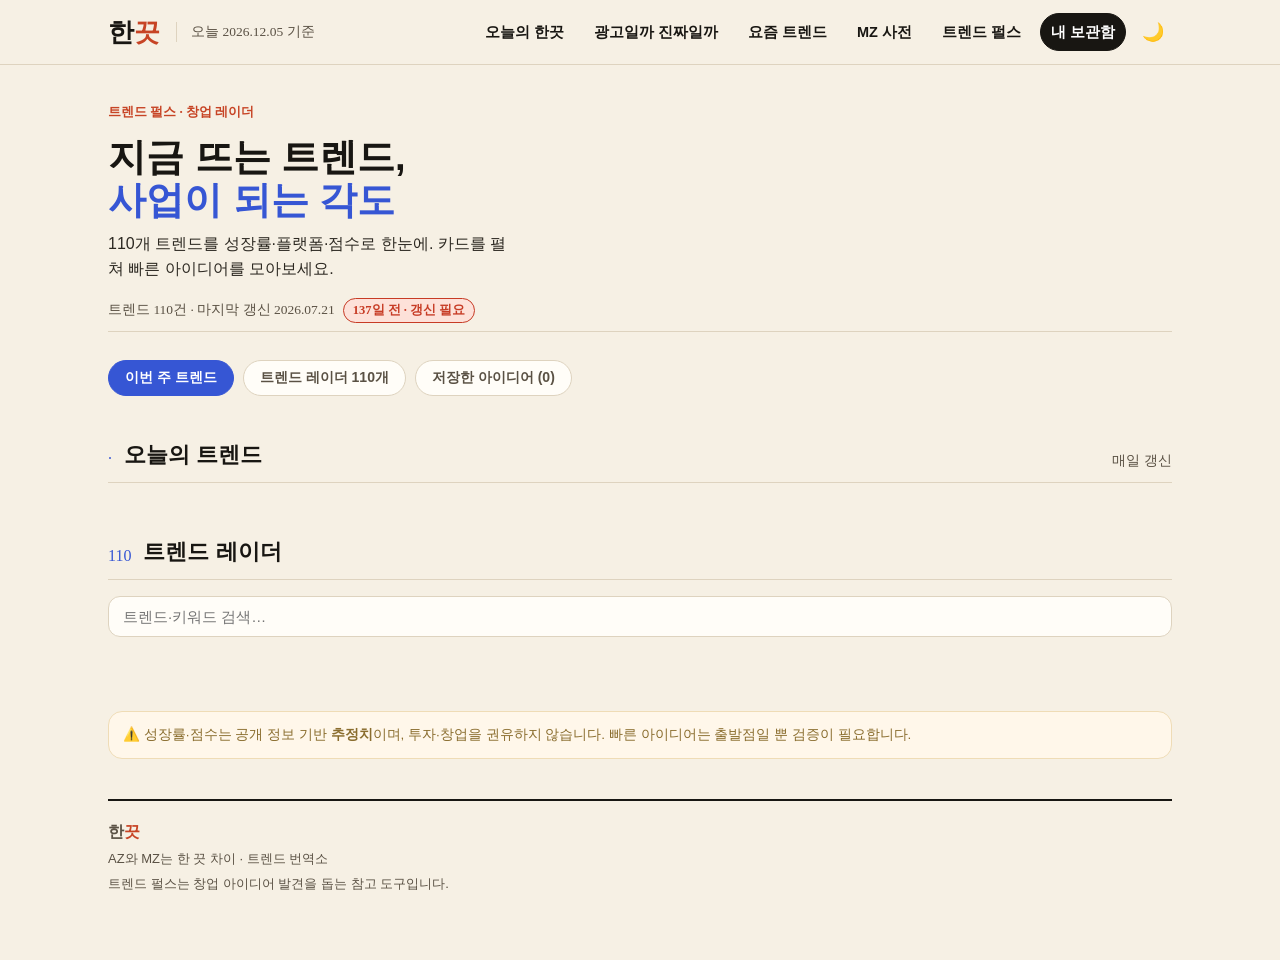
<file: frontend/pulse.html>
<!DOCTYPE html>
<html lang="ko">
<head>
<meta charset="UTF-8" />
<meta name="viewport" content="width=device-width, initial-scale=1.0" />
<meta name="color-scheme" content="light dark" />
<title>트렌드 펄스 — 한끗</title>
<meta name="description" content="지금 뜨는 110개 트렌드를 성장률·플랫폼·점수로 한눈에. 매일 갱신되는 창업 트렌드 레이더." />
<link rel="stylesheet" href="assets/styles.css" />
</head>
<body>
  <div data-mast></div>
  <div class="wrap">

    <section class="tp-lead lead">
      <span class="kicker">트렌드 펄스 · 창업 레이더</span>
      <h1>지금 뜨는 트렌드,<br><span class="hl">사업이 되는 각도</span></h1>
      <p>110개 트렌드를 성장률·플랫폼·점수로 한눈에. 카드를 펼쳐 빠른 아이디어를 모아보세요.</p>
      <div class="freshline" id="tpFresh"></div>
    </section>

    <div class="tp-tabs" id="tpTabs" role="tablist" aria-label="보기 전환"></div>

    <!-- 트렌드 레이더 -->
    <div id="tpRadar">
      <div class="sec-head"><span class="no">·</span><h2>오늘의 트렌드</h2><span class="note">매일 갱신</span></div>
      <div id="tpDaily"></div>

      <div class="sec-head"><span class="no">110</span><h2>트렌드 레이더</h2><span class="note" id="tpCount"></span></div>
      <input id="tpSearch" class="tp-search" type="search" placeholder="트렌드·키워드 검색…" aria-label="트렌드 검색" />
      <div class="cat-filter" id="tpCatFilter" role="tablist" aria-label="카테고리 필터"></div>
      <div id="tpList"></div>
      <div class="strip-empty" id="tpEmpty" hidden>검색 결과가 없어요.</div>
    </div>

    <!-- 저장한 아이디어 -->
    <div id="tpIdeas" hidden></div>

    <div class="disc">⚠️ 성장률·점수는 공개 정보 기반 <b>추정치</b>이며, 투자·창업을 권유하지 않습니다. 빠른 아이디어는 출발점일 뿐 검증이 필요합니다.</div>

    <footer class="site">
      <div class="fwm">한<b>끗</b></div>
      AZ와 MZ는 한 끗 차이 · 트렌드 번역소<br>트렌드 펄스는 창업 아이디어 발견을 돕는 참고 도구입니다.
    </footer>
  </div>

<script src="data/pulse.js"></script>
<script src="assets/app.js"></script>
<script src="assets/pulse.js"></script>
<script>
  H.boot();
  H.pulse.init();
</script>
</body>
</html>
</file>
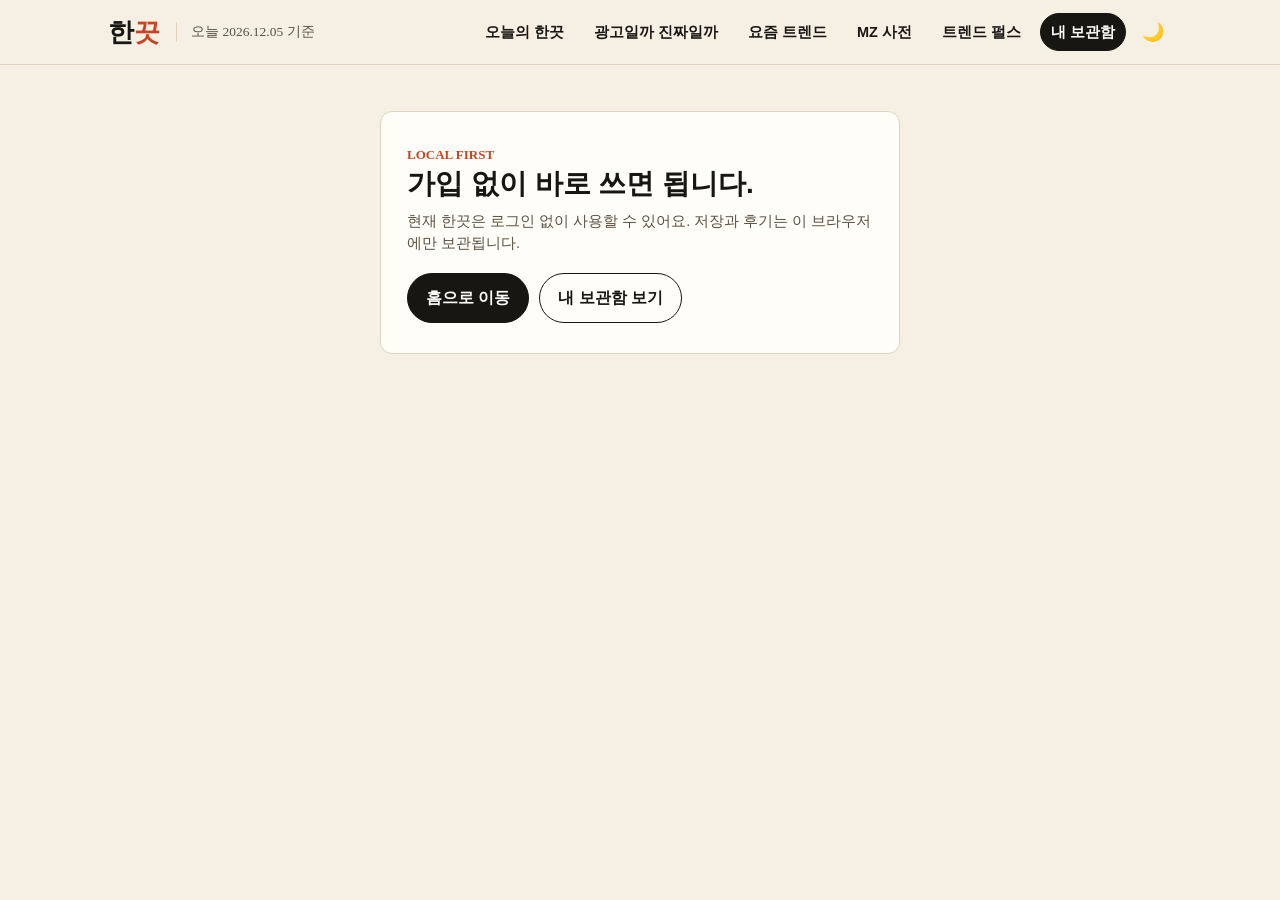
<file: frontend/signup.html>
<!DOCTYPE html>
<html lang="ko">
<head>
<meta charset="UTF-8" />
<meta name="viewport" content="width=device-width, initial-scale=1.0" />
<meta name="color-scheme" content="light dark" />
<meta name="robots" content="noindex,nofollow" />
<title>가입 없이 사용 — 한끗</title>
<meta name="description" content="현재 한끗은 회원가입 없이 사용할 수 있습니다. 저장과 후기는 이 브라우저에만 보관됩니다." />
<link rel="icon" type="image/svg+xml" href="favicon.svg" />
<link rel="stylesheet" href="assets/styles.css" />
</head>
<body>
  <div data-mast></div>
  <div class="wrap">
    <div class="auth-card info-card">
      <span class="kicker">Local first</span>
      <h1>가입 없이 바로 쓰면 됩니다.</h1>
      <p class="sub">현재 한끗은 로그인 없이 사용할 수 있어요. 저장과 후기는 이 브라우저에만 보관됩니다.</p>
      <div class="auth-actions">
        <a class="btn primary" href="index.html">홈으로 이동</a>
        <a class="btn" href="me.html">내 보관함 보기</a>
      </div>
    </div>
  </div>

<script src="assets/app.js"></script>
<script>H.boot();</script>
</body>
</html>
</file>
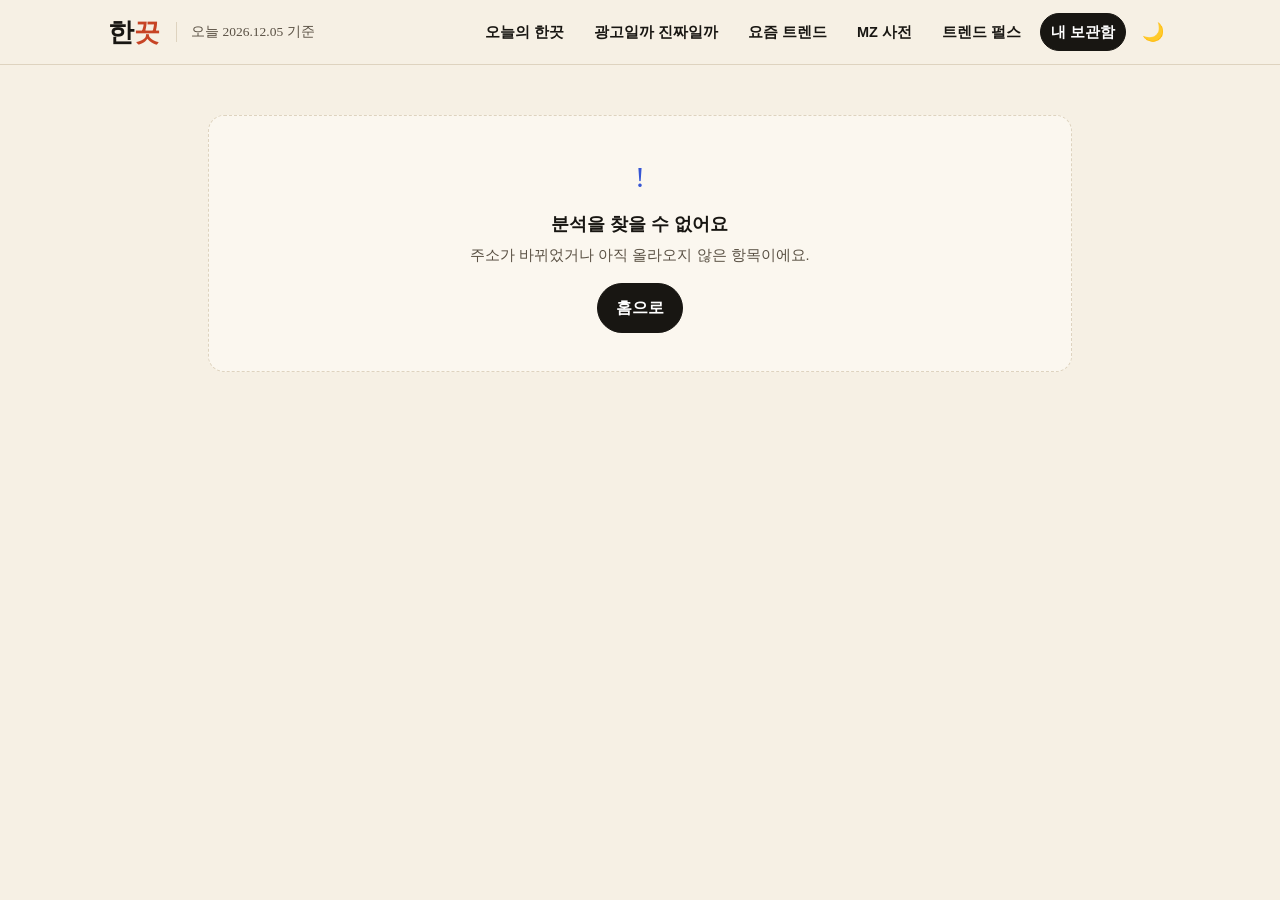
<file: frontend/trend.html>
<!DOCTYPE html>
<html lang="ko">
<head>
<meta charset="UTF-8" />
<meta name="viewport" content="width=device-width, initial-scale=1.0" />
<meta name="color-scheme" content="light dark" />
<title>한끗 — 트렌드 분석</title>
<meta name="description" content="광고 의심도·실제 후기 신뢰도·만족도 분석. 추정치이며 확정 판정이 아닙니다." />
<meta property="og:type" content="article" />
<meta property="og:site_name" content="한끗" />
<meta property="og:locale" content="ko_KR" />
<meta property="og:title" content="한끗 — 트렌드 분석" />
<meta property="og:description" content="광고 의심도·실제 후기 신뢰도·만족도를 나눠 보는 한끗 트렌드 상세 분석." />
<meta name="twitter:card" content="summary" />
<meta name="twitter:title" content="한끗 — 트렌드 분석" />
<meta name="twitter:description" content="광고 의심도·실제 후기 신뢰도·만족도를 나눠 보는 한끗 트렌드 상세 분석." />
<link rel="icon" type="image/svg+xml" href="favicon.svg" />
<link rel="stylesheet" href="assets/styles.css" />
<style>
  .crumb{font-size:13.5px;color:var(--ink-2);margin:18px 0 14px}
  .crumb a{color:var(--accent);text-decoration:none;font-weight:700}
  .d-head{display:flex;align-items:center;gap:10px;flex-wrap:wrap;margin:14px 0 4px}
  .d-title{font-size:30px;font-weight:900;letter-spacing:0;margin:10px 0 6px;line-height:1.15}
  .d-def{font-size:18px;font-weight:700;color:var(--body);line-height:1.5;margin:0 0 10px;word-break:keep-all}
  /* 이렇게 써요 — 채팅 말풍선 느낌 */
  .usage{margin:16px 0;background:var(--paper-2);border:1px solid var(--line);border-radius:12px;padding:14px 16px}
  .usage .u-label{font-size:12.5px;font-weight:800;color:var(--ink-2);letter-spacing:0}
  .usage .u-ex{margin:7px 0 0;font-size:16.5px;font-weight:700;color:var(--ink);line-height:1.5;word-break:keep-all}
  .d-actions{display:flex;gap:9px;margin:14px 0 6px}
  .stage-box{border:1px solid var(--line);border-left:4px solid var(--accent);border-radius:var(--r);
    padding:13px 15px;margin:16px 0}
  .stage-box .sb-k{font-size:13.5px;color:var(--ink-2);font-weight:700}
  .stage-box .sb-v{font-size:18px;font-weight:900;margin-top:2px}
  .related{display:grid;grid-template-columns:1fr 1fr;gap:12px;margin:8px 0}
  .related a{text-decoration:none;color:inherit}
  .related .cover{min-height:96px}
  .related .r-t{font-size:14.5px;font-weight:800;margin-top:6px}
  @media(max-width:520px){.related{grid-template-columns:1fr}}
  .rv-form{border:1px solid var(--line);border-radius:12px;padding:16px 16px 18px;margin:14px 0;background:var(--paper-2)}
  /* 데스크탑: 본문 폭을 넓혀 좌우 여백 축소(모바일은 기존대로 풀폭) */
  @media(min-width:820px){ .wrap.reading{max-width:920px} }
  /* 미디어 블록(영상·이미지) */
  .media{margin:22px 0}
  .media-h{font-size:12.5px;font-weight:800;letter-spacing:0;color:var(--accent);margin:0 0 8px;text-transform:uppercase}
  .embed-frame{position:relative;width:100%;max-width:760px;aspect-ratio:16/9;border-radius:var(--r);
    overflow:hidden;background:var(--ink);border:1px solid var(--line)}
  .embed-frame.vertical{aspect-ratio:9/16;max-width:330px}
  .embed-frame iframe{position:absolute;inset:0;width:100%;height:100%;border:0}
  .embed-cap{font-size:13px;color:var(--ink-2);margin-top:8px}
  .gallery{display:grid;grid-template-columns:repeat(auto-fill,minmax(190px,1fr));gap:10px}
  .gallery a{display:block;aspect-ratio:4/3;border:1px solid var(--line);border-radius:var(--r);
    overflow:hidden;background:var(--paper-2)}
  .gallery img{width:100%;height:100%;object-fit:cover;display:block;transition:transform .25s}
  .gallery a:hover img{transform:scale(1.04)}
  @media(max-width:520px){ .gallery{grid-template-columns:1fr 1fr;gap:8px} .embed-frame.vertical{max-width:100%} }
  /* 블로그형 본문(article): 짧은 문단·소제목·강조로 가독성 있게 */
  .article{margin:24px 0;max-width:720px}
  .article .art-h{font-size:19px;font-weight:900;letter-spacing:0;margin:24px 0 8px;line-height:1.3}
  .article .art-p{font-size:16px;line-height:1.8;color:var(--body);margin:0 0 15px;text-wrap:pretty;word-break:keep-all}
  .article .art-q{margin:18px 0;padding:11px 16px;border-left:3px solid var(--accent);
    background:var(--paper-2);border-radius:0 var(--r) var(--r) 0;font-weight:800;color:var(--ink);
    line-height:1.6;word-break:keep-all}
  .article .art-ul{margin:8px 0 16px;padding-left:18px}
  .article .art-ul li{font-size:15.5px;line-height:1.75;margin:5px 0;color:var(--body);word-break:keep-all}
  /* 프롬프트 박스: 라벨+복사버튼 헤더 / 긴 프롬프트 본문(줄바꿈 보존) */
  .prompt-box .pb-top{display:flex;align-items:flex-start;justify-content:space-between;gap:12px;
    white-space:normal;margin-bottom:9px}
  .prompt-box .pb-top .pb-label{margin-bottom:0;flex:1}
  .prompt-box .pb-copy{flex:none;cursor:pointer;background:#e8a33d;color:#211d18;border:0;border-radius:6px;
    font-size:12.5px;font-weight:800;padding:6px 12px;white-space:nowrap;font-family:var(--sans)}
  .prompt-box .pb-copy:hover{opacity:.9}
  .prompt-box .pb-text{white-space:pre-wrap;word-break:break-word}
  /* 어디서 사 먹지? — 파는 가게 목록 */
  .shops{list-style:none;margin:8px 0 4px;padding:0}
  .shops .sh-row{display:flex;flex-wrap:wrap;align-items:baseline;gap:6px 10px;padding:13px 2px;border-bottom:1px solid var(--line)}
  .shops .sh-row:last-child{border-bottom:0}
  .shops .sh-main{display:flex;align-items:baseline;gap:9px;flex:1;min-width:0}
  .shops .sh-name{font-size:16.5px;font-weight:800;color:var(--ink)}
  .shops .sh-rep{display:inline-block;font-size:11px;font-weight:800;color:var(--green);
    border:1px solid var(--green);border-radius:5px;padding:1px 7px;white-space:nowrap;line-height:1.5}
  .shops .sh-area{font-size:13px;color:var(--ink-2);font-weight:700;white-space:nowrap}
  .shops .sh-link{font-size:13px;font-weight:800;color:var(--accent);text-decoration:none;white-space:nowrap}
  .shops .sh-note{flex-basis:100%;font-size:14px;color:var(--body);line-height:1.55;word-break:keep-all;margin-top:1px}
  .shops-note{font-size:12.5px;color:var(--ink-2);margin:9px 0 2px}
</style>
</head>
<body>
  <div data-mast></div>
  <div class="wrap reading"><div id="main"></div></div>

<script src="data/trends.js"></script>
<script src="assets/app.js"></script>
<script>
  H.boot();
  const id = H.param('id');
  const t = H.trend(id);
  const main = H.q('#main');

  if(!t){
    main.innerHTML = `<div class="empty" style="margin-top:50px">
      <div class="e-mark">!</div><h3>분석을 찾을 수 없어요</h3>
      <p>주소가 바뀌었거나 아직 올라오지 않은 항목이에요.</p>
      <a class="btn primary" href="index.html">홈으로</a></div>`;
  } else {
    render();
  }

  function scoresBlock(){
    if(t.type!=='신뢰분석') return `
      <div class="stage-box">
        <div class="sb-k">유행 단계</div>
        <div class="sb-v">${H.esc(t.stage)}</div>
        <div class="muted" style="font-size:14px;margin-top:4px">${H.esc(t.stageMsg)}</div>
      </div>`;
    const R = t.reasons || {};
    return `<div class="scores-note">두 지표는 각각 <b>0~100 독립 점수</b>예요 — 서로 더하는 값이 아니라, “광고일까?”와 “후기를 믿을 만한가?”를 따로 잰 거예요.</div>
    <div class="scores">
      <div class="score ad"><div class="s-label">광고 의심도</div>
        <div class="s-num">${t.ad}</div><div class="s-band">${H.bandTxt(t.ad)} · 높을수록 광고 가능성</div>
        <div class="track"><i style="width:${t.ad}%"></i></div>
        ${R.ad?`<div class="s-why"><b>왜 이 점수?</b> ${H.esc(R.ad)}</div>`:''}</div>
      <div class="score trust"><div class="s-label">실제 후기 신뢰도</div>
        <div class="s-num">${t.trust}</div><div class="s-band">${H.bandTxt(t.trust)} · 높을수록 믿을 만함</div>
        <div class="track"><i style="width:${t.trust}%"></i></div>
        ${R.trust?`<div class="s-why"><b>왜 이 점수?</b> ${H.esc(R.trust)}</div>`:''}</div>
    </div>
    <div style="font-size:14.5px;margin:2px 0 4px">만족도 <span class="sat-badge sat-${t.sat}">${({pos:'긍정',neg:'부정',mix:'혼재'})[t.sat]}</span> <span class="muted">${H.esc(t.satTxt)}</span></div>
    ${R.sat?`<div class="sat-why"><b>근거</b> ${H.esc(R.sat)}</div>`:''}`;
  }

  // 영상 임베드(유튜브/틱톡) — 데이터에 t.video 있을 때만
  function videoBlock(){
    const v=t.video; if(!v) return '';
    let src='', vertical=false;
    if(v.youtube) src=`https://www.youtube-nocookie.com/embed/${v.youtube}`;
    else if(v.tiktok){ src=`https://www.tiktok.com/embed/v2/${v.tiktok}`; vertical=true; }
    else if(v.url) src=v.url;
    if(!src) return '';
    return `<div class="media">
      <div class="media-h">지금 뜨는 영상</div>
      <div class="embed-frame ${vertical?'vertical':''}">
        <iframe src="${src}" title="${H.esc(t.title)} 영상" loading="lazy"
          referrerpolicy="strict-origin-when-cross-origin"
          allow="accelerometer; autoplay; clipboard-write; encrypted-media; gyroscope; picture-in-picture; web-share"
          allowfullscreen></iframe>
      </div>
      ${v.cap?`<div class="embed-cap">${H.esc(v.cap)}</div>`:''}
    </div>`;
  }

  // 대표 이미지 갤러리 — t.images + (영상 있으면 유튜브 썸네일 자동 추가). 깨진 이미지는 onerror로 제거
  function galleryBlock(){
    const all=[...(t.images||[])];
    if(t.video&&t.video.youtube) all.unshift(`https://i.ytimg.com/vi/${t.video.youtube}/hqdefault.jpg`);
    const uniq=[...new Set(all.map(x=>typeof x==='string'?x:x.u))].filter(Boolean);
    if(!uniq.length) return '';
    return `<div class="media">
      <div class="media-h">대표 이미지</div>
      <div class="gallery">${uniq.map(u=>`<a href="${u}" target="_blank" rel="noopener">
        <img src="${u}" alt="${H.esc(t.title)}" loading="lazy" referrerpolicy="no-referrer"
          onerror="this.closest('a').remove()"></a>`).join('')}</div>
    </div>`;
  }

  // 블로그형 본문(article): [["h","소제목"],["p","문단"],["q","강조"],["ul",["..",".."]]]
  function articleBlock(){
    const a = t.article; if(!a || !a.length) return '';
    const body = a.map(b=>{
      const type=b[0], c=b[1];
      if(type==='h') return `<h3 class="art-h">${H.esc(c)}</h3>`;
      if(type==='q') return `<blockquote class="art-q">${H.esc(c)}</blockquote>`;
      if(type==='ul') return `<ul class="art-ul">${(c||[]).map(li=>`<li>${H.esc(li)}</li>`).join('')}</ul>`;
      return `<p class="art-p">${H.esc(c)}</p>`;
    }).join('');
    return `<div class="article"><div class="media-h">자세히 읽기</div>${body}</div>`;
  }

  // 어디서 사 먹지? — t.shops 있을 때만. [{name, area?, url?, note?}]
  function shopsBlock(){
    const s = t.shops; if(!s || !s.length) return '';
    const rows = s.map(sh=>{
      const rep = sh.rep?`<span class="sh-rep">${H.esc(sh.rep)}</span>`:'';
      const area = sh.area?`<span class="sh-area">${H.esc(sh.area)}</span>`:'';
      const link = sh.url?`<a class="sh-link" href="${sh.url}" target="_blank" rel="noopener">보기 ↗</a>`:'';
      const note = sh.note?`<span class="sh-note">${H.esc(sh.note)}</span>`:'';
      return `<li class="sh-row"><div class="sh-main"><span class="sh-name">${H.esc(sh.name)}</span>${rep}${area}</div>${link}${note}</li>`;
    }).join('');
    return `<div class="sec-head"><span class="no">▣</span><h2>어디서 사 먹지?</h2></div>
      <ul class="shops">${rows}</ul>
      <div class="shops-note">맛집으로 소문난 곳 위주로 골랐어요. 메뉴·가격·영업은 방문 전 다시 확인하세요.</div>`;
  }

  function render(){
    const saved = H.isSaved(t.id);
    const sameCat = H.TRENDS.filter(x=>x.id!==t.id && x.cat===t.cat);
    const related = (sameCat.length ? sameCat : H.TRENDS.filter(x=>x.id!==t.id)).slice(0,2);
    const relatedTitle = t.cat==='신조어' ? '관련 사전 항목' : '함께 보기';
    main.innerHTML = `
      <div class="crumb"><a href="index.html">홈</a> › ${H.esc(t.cat)}</div>
      ${H.coverHTML(t,{tall:true})}
      <div class="d-head"><span class="kicker">${H.esc(t.cat)} · ${H.esc(t.buzz)}</span></div>
      <h1 class="d-title">${H.esc(t.title)}</h1>
      ${t.def?`<p class="d-def">${H.esc(t.def)}</p>`:''}
      <div><span class="label ${t.labelCls}">${H.esc(t.label)}</span></div>
      <div class="tags">
        <a class="tag-chip date" href="index.html?date=${encodeURIComponent(t.collectedAt||t.analyzedAt)}">${H.esc(t.collectedAt||t.analyzedAt)} 수집</a>
        ${(t.tags||[]).map(tg=>`<a class="tag-chip" href="index.html?tag=${encodeURIComponent(tg)}">#${H.esc(tg)}</a>`).join('')}
      </div>
      <div class="freshline">분석일 ${H.fmtISO(t.analyzedAt)} ${H.freshChip(t.analyzedAt)} · 오늘 ${H.todayStr()} 기준</div>
      ${H.freshness(t.analyzedAt).cls==='stale' ? `<div class="stale-banner">주의: 이 분석은 ${H.daysSince(t.analyzedAt)}일 전 기준이에요. 유행은 빨리 바뀌니 방문 전 최신 상황을 다시 확인하세요.</div>` : ''}
      <div class="d-actions">
        <button class="save-btn ${saved?'on':''}" id="saveBtn">${saved?'저장됨':'저장'}</button>
        <button class="save-btn" id="shareBtn">공유</button>
      </div>
      ${videoBlock()}
      ${scoresBlock()}
      ${t.pull?`<blockquote class="pull">${H.esc(t.pull)}</blockquote>`:''}
      ${galleryBlock()}
      ${t.prompt?`<div class="prompt-box">
        <div class="pb-top">
          <span class="pb-label">프롬프트 · ${t.prompt.split('\n').length}줄 — 복사해서 ChatGPT·제미나이·미드저니에 붙여넣기</span>
          <button class="pb-copy" type="button" onclick="navigator.clipboard.writeText(this.closest('.prompt-box').querySelector('.pb-text').innerText).then(()=>{this.textContent='복사됨';setTimeout(()=>this.textContent='복사',1500)}).catch(()=>{this.textContent='복사 실패'})">복사</button>
        </div>
        <div class="pb-text">${H.esc(t.prompt)}</div>
      </div>`:''}
      ${t.example?`<div class="usage"><div class="u-label">이렇게 써요</div><p class="u-ex">"${H.esc(t.example)}"</p></div>`:''}
      ${t.pureKorean?`<div class="pure-kr"><b>예쁜 우리말로 바꾼다면</b> · ${H.esc(t.pureKorean)}</div>`:''}
      <p class="verdict">${H.esc(t.verdict)}</p>
      ${articleBlock()}
      ${shopsBlock()}
      <div class="sec-head"><span class="no">·</span><h2>이런 분께</h2></div>
      <ul class="recs">${t.recs.map(r=>`<li><span>${H.esc(r[0])}</span><span class="v ${r[2]?'ok':''}">${H.esc(r[1])}</span></li>`).join('')}</ul>
      <details class="src"><summary>참고 출처 ${t.src.length}개</summary>
        <div class="src-list">${t.src.map(s=>`<a href="${s[1]}" target="_blank" rel="noopener">${H.esc(s[0])}</a>`).join('<br>')}</div></details>

      <div class="sec-head" id="reviews"><span class="no">★</span><h2>방문자 후기</h2><span class="note" id="rvAvg"></span></div>
      <div id="rvForm"></div>
      <div class="reviews" id="rvList"></div>

      <div class="sec-head"><span class="no">→</span><h2>${relatedTitle}</h2></div>
      <div class="related">${related.map(x=>`<a href="trend.html?id=${x.id}">${H.coverHTML(x)}<div class="r-t">${H.esc(x.title)}</div></a>`).join('')}</div>

      <div class="disc">⚠️ 점수는 공개 정보 기반 <b>추정치</b>이며 확정 판정이 아닙니다. 방문자 후기는 이용자가 직접 작성한 내용입니다.</div>
      <footer class="site"><div class="fwm">한<b>끗</b></div>AZ와 MZ는 한 끗 차이 · 트렌드 번역소</footer>`;

    H.q('#saveBtn').onclick = async ()=>{
      const r = await H.resolve(H.toggleSave(t.id));
      const b=H.q('#saveBtn'); b.classList.toggle('on', r.saved);
      b.textContent = r.saved?'저장됨':'저장'; H.toast(r.saved?'저장했어요':'저장을 해제했어요');
    };
    H.q('#shareBtn').onclick = async ()=>{
      const text=`[한끗] ${t.title} — ${t.type==='신뢰분석'?`광고 ${t.ad}/신뢰 ${t.trust}`:t.stage} · ${t.label}`;
      await H.share({title:'한끗', text, url:location.href});
    };
    renderReviews();
    renderForm();
  }

  function renderReviews(){
    const rs = H.reviews(t.id);
    const avg = H.avgRating(t.id);
    H.q('#rvAvg').innerHTML = avg ? `평균 <span class="stars">${H.starHTML(avg)}</span> ${avg.toFixed(1)} · ${rs.length}개` : '아직 후기 없음';
    const list = H.q('#rvList');
    if(!rs.length){ list.innerHTML = `<div class="empty"><div class="e-mark">★</div><h3>첫 후기를 남겨보세요</h3><p>실제 방문·구매 경험이 다음 사람에게 가장 큰 도움이 돼요.</p></div>`; return; }
    list.innerHTML = rs.map(r=>`<div class="rv">
      <div class="rv-top"><span class="rv-who">${H.esc(r.name)}</span><span class="stars">${H.starHTML(r.rating)}</span><span class="rv-date">${H.fmtDate(r.ts)}</span></div>
      <div class="rv-text">${H.esc(r.text)}</div></div>`).join('');
  }

  async function renderForm(){
    const box = H.q('#rvForm');
    box.innerHTML = `<div class="rv-form">
      <div style="font-weight:800;font-size:15px;margin-bottom:8px">내 후기</div>
      <p class="local-help">작성한 후기는 이 브라우저에만 저장됩니다.</p>
      <div class="star-input" id="starIn">${[1,2,3,4,5].map(n=>`<span data-n="${n}">★</span>`).join('')}</div>
      <div class="field" style="margin-top:10px"><textarea id="rvText" rows="3" placeholder="맛·가격·웨이팅·재방문 의사 등 실제 경험을 적어주세요 (5자 이상)"></textarea></div>
      <div class="form-err" id="rvErr"></div>
      <button class="btn accent block" id="rvSubmit">후기 등록</button></div>`;
    let rating=0;
    const stars=H.qa('#starIn span');
    stars.forEach(s=>{
      s.onmouseenter=()=>paint(Number(s.dataset.n));
      s.onclick=()=>{ rating=Number(s.dataset.n); paint(rating); };
    });
    H.q('#starIn').onmouseleave=()=>paint(rating);
    function paint(n){ stars.forEach(s=> s.classList.toggle('on', Number(s.dataset.n)<=n)); }
    H.q('#rvSubmit').onclick=async ()=>{
      const err=H.q('#rvErr'); err.classList.remove('show');
      const res=await H.resolve(H.addReview(t.id,{rating,text:H.q('#rvText').value}));
      if(!res.ok){ err.textContent=res.error; err.classList.add('show'); return; }
      H.toast('후기를 등록했어요. 고마워요!');
      renderReviews(); renderForm();
    };
  }
</script>
</body>
</html>
</file>
<file: frontend/assets/styles.css>
/* ============================================================
   한끗 — Neo Editorial Trend Radar
   원칙: warm paper · bento editorial grid · compact radar cards ·
        sticker-like chips · mobile-first rhythm.
   시스템 폰트만 사용(외부 CDN 0) · 빌드/프레임워크 0.
   ============================================================ */
:root{
  --paper:#f6f0e4;
  --paper-soft:#fffaf0;
  --card:#fffdf8;
  --ink:#181612;
  --muted:#5a5144;
  --faint:#766b5a;
  --line:#ded3bf;
  --rule:#181612;
  --ad:#e34d2e;
  --trust:#237a52;
  --fresh:#2c9a66;
  --pulse:#3656d4;
  --trend:#f0c84b;
  --danger:#c73b25;
  --ad-soft:#fde7dc;
  --trust-soft:#e3f1e8;
  --fresh-soft:#e5f5ea;
  --pulse-soft:#e8ecff;
  --trend-soft:#fff3bf;
  --danger-soft:#fde1d9;
  --paper-2:var(--paper-soft);
  --ink-2:var(--muted);
  --accent:var(--ad);
  --accent-soft:var(--ad-soft);
  --accent-text:#c74425;
  --accent-btn:var(--ad);
  --on-accent:#fff;
  --green:var(--trust);
  --green-soft:var(--trust-soft);
  --amber:#bf8424;
  --body:#2d2922;
  --track:#ebe1cf;
  --on-ink:#fff;
  --shadow:0 14px 35px rgba(44,38,27,.10);
  --serif:Georgia,"Times New Roman",serif;
  --sans:"Apple SD Gothic Neo","Noto Sans KR","Malgun Gothic",-apple-system,BlinkMacSystemFont,sans-serif;
  --maxw:1120px; --readw:780px; --r:12px;
  color-scheme:light;
}
*{box-sizing:border-box}
html{scroll-behavior:smooth}
body{margin:0;background:var(--paper);color:var(--ink);font-family:var(--sans);
  font-size:16px;line-height:1.55;-webkit-font-smoothing:antialiased;letter-spacing:0}
a{color:inherit}
a:focus-visible,button:focus-visible,input:focus-visible,textarea:focus-visible,summary:focus-visible{
  outline:3px solid color-mix(in srgb, var(--accent) 72%, transparent);
  outline-offset:3px;
}
.wrap{width:100%;max-width:var(--maxw);margin:0 auto;padding:0 clamp(16px,4vw,28px)}
/* 본문 읽기 폭 — 긴 글(분석/마이페이지)은 가독성을 위해 좁게 유지 */
.wrap.reading{max-width:var(--readw)}
/* 마스트헤드는 항상 전체 폭 유지 — 읽기 폭에 맞추면 데스크톱 네비가 2줄로 꺾인다(분석/마이페이지에서 확인됨) */
.muted{color:var(--ink-2)}
.serif{font-family:var(--serif)}

/* ---------- masthead ---------- */
.mast{border-bottom:1px solid var(--line);background:var(--paper)}
.mast .wrap{display:flex;align-items:center;gap:16px;min-height:64px}
.wordmark{font-size:26px;font-weight:900;letter-spacing:0;text-decoration:none;white-space:nowrap;flex:none}
.wordmark b{color:var(--accent-text)}
.issue{font-family:var(--serif);font-style:normal;font-size:13.5px;color:var(--ink-2);
  border-left:1px solid var(--line);padding-left:14px;white-space:nowrap;flex:none}
.mast nav{margin-left:auto;display:flex;gap:8px;align-items:center;justify-content:flex-end;flex-wrap:wrap;
  font-size:14.5px;font-weight:700}
.mast nav a{text-decoration:none;color:var(--ink);white-space:nowrap;border:1px solid transparent;
  border-radius:999px;padding:7px 10px;transition:background .16s,border-color .16s,color .16s,transform .16s}
.mast nav a:hover{color:var(--accent-text);background:var(--paper-soft);border-color:var(--line);transform:translateY(-1px)}
.mast nav .vault-link{background:var(--ink);color:var(--on-ink);border-color:var(--ink);font-weight:900}
.mast nav .vault-link:hover{background:var(--pulse);border-color:var(--pulse);color:#fff}
.mast .me-link{display:flex;align-items:center;gap:7px}
.avatar{width:26px;height:26px;border-radius:50%;background:var(--ink);color:var(--on-ink);
  display:flex;align-items:center;justify-content:center;font-size:13.5px;font-weight:800}
/* legacy CTA style kept for old markup outside the main flow */
.mast nav a.btn-mini{font-size:13.5px;font-weight:800;border:1.5px solid var(--accent-btn);background:var(--accent-btn);
  color:var(--on-accent);padding:6px 12px;border-radius:var(--r);text-decoration:none}
.mast nav a.btn-mini:hover{color:var(--on-accent);opacity:.92}
/* 햄버거 토글: 데스크톱 숨김, 모바일 표시 */
.nav-toggle{display:none;background:none;border:0;cursor:pointer;font-size:23px;line-height:1;
  color:var(--ink);padding:6px 4px;margin-left:auto}
@media(max-width:900px){
  .issue{display:none}
  .nav-toggle{display:block}
  .mast .wrap{position:relative}
  .mast nav{margin-left:0;position:absolute;top:64px;left:0;right:0;z-index:40;
    display:none;flex-direction:column;align-items:stretch;gap:0;
    background:var(--paper);border-bottom:1px solid var(--line);
    padding:8px 18px 14px;box-shadow:var(--shadow)}
  .mast nav.open{display:flex}
  .mast nav a{padding:14px 10px;border-bottom:1px solid var(--line);border-radius:10px;font-size:16px}
  .mast nav a.btn-mini{margin-top:10px;text-align:center;border-bottom:0;padding:13px 12px}
  .mast .me-link{padding:14px 2px}
}

/* ---------- kickers / rules / section headers ---------- */
.kicker{font-family:var(--serif);font-size:13px;font-weight:700;letter-spacing:0;
  text-transform:uppercase;color:var(--accent-text)}
.rule{height:1px;background:var(--line);border:0;margin:0}
.sec-head{display:flex;align-items:flex-end;gap:12px;margin:42px 0 10px;
  border-bottom:1px solid var(--line);padding-bottom:10px}
.sec-head .no{font-family:var(--serif);font-style:normal;font-size:16px;color:var(--pulse)}
.sec-head h2{font-size:22px;font-weight:900;margin:0;letter-spacing:0}
.sec-head .note{margin-left:auto;font-size:13.5px;color:var(--ink-2)}

/* ---------- typographic COVER (no emoji) ---------- */
.cover{position:relative;color:#fff;border-radius:var(--r);overflow:hidden;
  background:var(--ink);display:flex;flex-direction:column;justify-content:flex-end;
  padding:16px;min-height:150px;box-shadow:inset 0 0 0 1px rgba(255,255,255,.08);
  background-image:repeating-linear-gradient(135deg,rgba(255,255,255,.05) 0 2px,transparent 2px 11px)}
/* 킥커/버즈: 절대배치 두 텍스트가 카드 폭이 좁을 때 가운데서 겹치지 않도록 각각 폭 상한 + 말줄임 */
.cover .c-kicker{position:absolute;top:13px;left:16px;right:52%;font-family:var(--serif);
  font-size:13px;letter-spacing:0;text-transform:uppercase;opacity:.85;
  white-space:nowrap;overflow:hidden;text-overflow:ellipsis}
.cover .c-buzz{position:absolute;top:13px;right:16px;left:52%;font-size:13px;font-weight:700;opacity:.8;
  text-align:right;white-space:nowrap;overflow:hidden;text-overflow:ellipsis}
.cover .c-title{font-size:26px;font-weight:900;line-height:1.12;letter-spacing:0;
  text-shadow:0 1px 12px rgba(0,0,0,.25)}
/* 라벨 배지: 우하단 절대배치(제목과 겹침) → 제목 '위'로 흐름 배치해 겹침 제거 */
.cover .c-stamp{align-self:flex-start;order:-1;margin-bottom:8px;max-width:100%;
  font-size:12.5px;font-weight:900;letter-spacing:0;
  border:1px solid rgba(255,255,255,.72);border-radius:999px;padding:4px 9px;
  background:rgba(0,0,0,.22)}
.cover.tall{min-height:230px}
.cover.tall .c-title{font-size:34px}
/* 대표 이미지 썸네일: 색 커버 위에 사진 + 가독용 어두운 스크림(이미지 깨지면 has-img 제거→색 커버 폴백) */
.cover .c-bg{position:absolute;inset:0;width:100%;height:100%;object-fit:cover;z-index:0}
.cover.has-img::after{content:"";position:absolute;inset:0;z-index:1;
  background:linear-gradient(180deg,rgba(0,0,0,.10) 0%,rgba(0,0,0,.32) 48%,rgba(0,0,0,.76) 100%)}
.cover.has-img .c-kicker,.cover.has-img .c-buzz,.cover.has-img .c-title,.cover.has-img .c-stamp{z-index:2}
.cover.has-img .c-title{position:relative}
.cover.has-img .c-kicker,.cover.has-img .c-buzz{text-shadow:0 1px 6px rgba(0,0,0,.7)}
/* category color fields */
.cat-dessert{background-color:#43302a}
.cat-cafe{background-color:#26242a}
.cat-bakery{background-color:#7a4f28}
.cat-trend{background-color:#4f3566}
.cat-drink{background-color:#274b4a}
.cat-food{background-color:#5a3327}
.cat-slang{background-color:#2b3a55}
.cat-music{background-color:#6b2d44}
.cat-fashion{background-color:#4a3a66}
.cat-ai{background-color:#1f3b4d}
/* 펄스 분야 커버색 */
.pcat-tech{background-color:#1f3b4d}
.pcat-beauty{background-color:#6b2d44}
.pcat-health{background-color:#2f5d4a}
.pcat-food{background-color:#5a3327}
.pcat-finance{background-color:#3f4a2a}
.pcat-edu{background-color:#2b3a55}
.pcat-fashion{background-color:#4a3a66}
.pcat-enter{background-color:#5a2d52}
.pcat-life{background-color:#3a3530}
.pcat-hiking{background-color:#284536}
.pcat-travel{background-color:#235059}

/* ---------- featured ---------- */
.featured{display:grid;grid-template-columns:1.08fr 1fr;gap:22px;margin:26px 0 12px;align-items:stretch;
  background:var(--card);border:1px solid var(--line);border-radius:18px;padding:16px;box-shadow:var(--shadow)}
.featured .cover{border-radius:14px}
.featured .fx-body{display:flex;flex-direction:column;padding:4px 4px 2px}
.featured h3{font-size:27px;font-weight:900;line-height:1.18;margin:10px 0 8px;letter-spacing:0}
.featured .excerpt{font-size:16px;color:var(--body);line-height:1.6;margin:0 0 14px}
.featured a.more{margin-top:auto;font-weight:800;color:var(--accent-text);text-decoration:none;font-size:15px}
@media(max-width:620px){.featured{grid-template-columns:1fr;gap:14px}}
/* 좁은 폰(≤400px): 큰 디스플레이 제목이 2줄로 넘치지 않게 톤다운 */
@media(max-width:400px){
  .cover.tall .c-title{font-size:27px}
  .cover .c-title{font-size:22px}
  .featured h3{font-size:24px}
  .sec-head h2{font-size:20px}
}

/* ---------- ranked index (광고일까 진짜일까) ---------- */
/* 와이드 화면: 2단으로 채움 — 세로 우선 읽기(01·02·03 ↓ 왼쪽 → 04·05·06 ↓ 오른쪽). 좁은 화면은 1단.
   auto-fit,minmax(320px,1fr)는 넓은 화면에서 3단까지 채워 idx-row 내부(랭크+제목+점수바)가
   찌그러지는 버그가 있었음(제목 줄바꿈 깨짐 + 점수바가 붕 뜬 배지처럼 보임) → 고정 2단으로 교체 */
.index{margin:8px 0;display:grid;grid-template-columns:1fr;gap:10px}
@media(min-width:860px){ .index{grid-template-columns:1fr 1fr} }
.idx-row{display:grid;grid-template-columns:34px 1fr auto;gap:14px;align-items:start;
  padding:14px 14px;border:1px solid var(--line);border-radius:14px;background:var(--card);
  text-decoration:none;color:inherit;break-inside:avoid;transition:transform .16s,border-color .16s,box-shadow .16s}
.idx-row:hover{border-color:#c9baa2;box-shadow:0 10px 24px rgba(44,38,27,.08);transform:translateY(-2px)}
/* align-items:start(위 정렬) 기준으로 랭크 번호를 제목 첫 줄과 baseline 맞춤 */
.idx-row .rank{font-family:var(--serif);font-style:normal;font-size:22px;color:var(--accent-text);
  text-align:center;line-height:1.3;margin-top:-1px}
.idx-row .t{display:flex;flex-direction:column}
.idx-row .t .it-title{display:block;font-size:17px;font-weight:800;letter-spacing:0;line-height:1.3;word-break:keep-all}
.idx-row .t .it-title .fresh-chip{margin-right:7px;vertical-align:2px}
/* 소제목(카테고리·화제성) — 세리프 메타 서체로 제목·본문과 구분 */
.idx-row .t .it-cat{display:block;font-family:var(--serif);font-size:13px;letter-spacing:0;
  color:var(--muted);font-weight:700;margin-top:6px}
/* 라벨("믿고 가볼 만함") — trend.html 상세와 동일한 색 배지로, 한눈에 보이는 판단(verdict) 역할 */
.idx-row .t .it-label{display:inline-flex;align-self:flex-start;font-size:12px;padding:3px 10px;margin-top:8px}
.idx-row .t .it-desc{display:block;font-size:13.5px;color:var(--muted);line-height:1.5;margin-top:9px;word-break:keep-all}
/* 점수 바 컬럼도 상단 정렬 — 제목 첫 줄 높이에 맞춰 살짝 내림 */
.idx-row .mini{text-align:right;min-width:120px;margin-top:2px}
.mini .mrow{display:flex;align-items:center;gap:6px;justify-content:flex-end;font-size:13px;color:var(--ink-2);margin:2px 0}
.mini .mbar{width:54px;height:6px;background:var(--track);border-radius:99px;overflow:hidden}
.mini .mbar i{display:block;height:100%;border-radius:99px}
@media(max-width:560px){
  .idx-row{grid-template-columns:34px 1fr;align-items:start}
  .idx-row .mini{grid-column:2;text-align:left;min-width:0;width:100%}
  .mini .mrow{justify-content:flex-start}
  .mini .mbar{flex:1;min-width:72px;max-width:160px}
}
@media(max-width:420px){
  .idx-row{padding:13px 12px}
  .strip{grid-template-columns:1fr}
  .chip-card .cover{aspect-ratio:16/10}
}

/* ---------- trend strip (요즘 트렌드) ---------- */
/* 가로스크롤 대신 줄바꿈 그리드 — 화면 폭에 맞춰 자동으로 다음 줄로 */
.strip{display:grid;grid-template-columns:repeat(auto-fill,minmax(180px,1fr));gap:18px;padding:8px 0 14px}
/* 카드 = flex 컬럼 → 같은 줄 카드 높이를 통일하고 하단(신선도 칩)을 정렬 */
.chip-card{text-decoration:none;color:inherit;display:flex;flex-direction:column;height:100%;
  background:var(--card);border:1px solid var(--line);border-radius:16px;padding:9px;
  transition:transform .16s,border-color .16s,box-shadow .16s}
.chip-card:hover{transform:translateY(-3px);border-color:#c9baa2;box-shadow:0 12px 26px rgba(44,38,27,.08)}
/* 커버는 고정 높이 대신 4:3 비율 — 카드 폭에 비례해 일정한 리듬 유지. flex로 안 줄어들게 고정 */
.chip-card .cover{aspect-ratio:4/3;min-height:0;padding:13px;flex:0 0 auto}
/* 커버 제목 2줄 클램프 → 긴 제목이 커버 비율을 깨뜨리지 않게 */
.chip-card .cover .c-title{font-size:18px;line-height:1.18;
  display:-webkit-box;-webkit-line-clamp:2;-webkit-box-orient:vertical;overflow:hidden}
.chip-card .cover .c-stamp{font-size:11.5px;margin-bottom:6px}
/* 좁은 스트립 카드(~180px)는 킥커·버즈 폰트를 한 단계 줄여 겹침 여유 확보 */
.chip-card .cover .c-kicker,.chip-card .cover .c-buzz{font-size:11px;top:11px}
.chip-card .cover .c-kicker{left:13px;right:52%}
.chip-card .cover .c-buzz{right:13px;left:52%}
.chip-card .cc-meta{margin-top:10px;display:flex;flex-direction:column;flex:1 1 auto}
.chip-card .cc-stage{font-size:13px;font-weight:800;color:var(--accent-text)}
/* 카드 제목 2줄 클램프 → 아래 배지/칩 시작 위치를 카드끼리 맞춤 */
.chip-card .cc-title{font-size:15.5px;font-weight:800;letter-spacing:0;margin-top:1px;
  line-height:1.25;display:-webkit-box;-webkit-line-clamp:2;-webkit-box-orient:vertical;overflow:hidden}
.chip-card .cc-desc{font-size:13.5px;color:var(--body);line-height:1.45;margin-top:5px;
  display:-webkit-box;-webkit-line-clamp:3;-webkit-box-orient:vertical;overflow:hidden;word-break:keep-all}
.chip-card .cc-pure{font-size:13px;color:var(--green);font-weight:800;margin-top:3px}
.chip-card .cc-prompt{font-size:13px;color:var(--accent-text);font-weight:800;margin-top:3px}
/* 신선도 칩을 카드 맨 아래로 밀어 같은 줄 카드들의 하단을 정렬 */
.chip-card .cc-foot{margin-top:auto;padding-top:6px}

/* ---------- category filter (요즘 트렌드) ---------- */
.cat-filter{display:flex;flex-wrap:wrap;gap:8px;margin:16px 0 16px}
.cat-chip{font-family:var(--sans);font-size:13.5px;font-weight:800;cursor:pointer;
  border:1px solid var(--line);background:var(--card);color:var(--ink-2);
  border-radius:99px;padding:8px 14px;transition:background .14s,border-color .14s,color .14s,transform .14s}
.cat-chip:hover{border-color:var(--ink);color:var(--ink)}
.cat-chip.on{background:var(--trend-soft);color:var(--ink);border-color:#e3c960}
.cat-chip .cc-n{font-family:var(--serif);opacity:.65;margin-left:3px}
.strip-empty{color:var(--ink-2);font-size:14.5px;padding:24px 4px}

/* ---------- 더보기 (홈 섹션 → 전체 목록) ---------- */
.more-row{display:flex;justify-content:center;margin:4px 0 30px}
.more-btn{padding:11px 22px;font-size:15px}
.more-btn b{font-family:var(--serif);font-style:normal;color:var(--accent-text);margin-left:4px}

/* ---------- pager (list.html 전체 목록) ---------- */
.pager{display:flex;flex-wrap:wrap;gap:6px;justify-content:center;align-items:center;margin:26px 0 40px}
.pager button{font-family:var(--sans);font-size:14px;font-weight:800;cursor:pointer;
  border:1.5px solid var(--line);background:var(--card);color:var(--ink-2);
  border-radius:8px;min-width:40px;height:40px;padding:0 12px;
  transition:background .12s,border-color .12s,color .12s}
.pager button:hover:not(:disabled){border-color:var(--ink);color:var(--ink)}
.pager .pg-num.on{background:var(--ink);color:var(--on-ink);border-color:var(--ink)}
.pager button:disabled{opacity:.4;cursor:not-allowed}
.pager .pg-gap{color:var(--faint);padding:0 4px;font-weight:800}

/* ---------- scores (detail) ---------- */
.scores-note{font-size:12.5px;color:var(--ink-2);line-height:1.5;margin:18px 0 -4px;padding:8px 11px;
  background:var(--track);border-radius:10px;word-break:keep-all}
.scores-note b{color:var(--ink);font-weight:800}
.scores{display:grid;grid-template-columns:1fr 1fr;gap:18px;margin:18px 0}
.score{border:1px solid var(--line);border-radius:16px;padding:16px;background:var(--card);box-shadow:0 8px 22px rgba(44,38,27,.06)}
.score .s-label{font-size:13.5px;color:var(--ink-2);font-weight:700}
.score .s-num{font-family:var(--serif);font-size:40px;font-weight:700;line-height:1;margin:6px 0 2px}
.score .s-band{font-size:13.5px;color:var(--faint)}
.score .track{height:8px;background:var(--track);border-radius:99px;overflow:hidden;margin-top:10px}
.score .track i{display:block;height:100%;border-radius:99px}
.score.ad .s-num{color:var(--ad)} .score.ad .track i{background:var(--ad)}
.score.trust .s-num{color:var(--trust)} .score.trust .track i{background:var(--trust)}
/* 점수 근거(왜 이 점수인지) */
.score .s-why{font-size:12.5px;color:var(--ink-2);line-height:1.55;margin-top:11px;padding-top:9px;
  border-top:1px dashed var(--line);word-break:keep-all}
.score .s-why b{color:var(--ink);font-weight:800}
.sat-why{font-size:13px;color:var(--ink-2);line-height:1.55;margin:2px 0 8px;word-break:keep-all}
.sat-why b{color:var(--ink);font-weight:800}
@media(max-width:520px){.scores{grid-template-columns:1fr}}

/* ---------- labels / badges ---------- */
.label{display:inline-block;font-size:13.5px;font-weight:900;padding:6px 12px;border-radius:999px;border:1px solid currentColor}
.label.good{color:var(--trust);background:var(--trust-soft)}
.label.warn{color:var(--danger);background:var(--danger-soft)}
.label.mid{color:#8e6615;background:var(--trend-soft)}
.sat-badge{font-size:13px;font-weight:900;padding:3px 10px;border-radius:999px}
.sat-pos{background:var(--trust-soft);color:var(--trust)}
.sat-neg{background:var(--danger-soft);color:var(--danger)}
.sat-mix{background:var(--pulse-soft);color:var(--pulse)}

/* ---------- 신선도 칩 (오늘 날짜 대비) ---------- */
.fresh-chip{display:inline-block;font-size:12.5px;font-weight:900;padding:3px 9px;border-radius:999px;
  border:1px solid currentColor;white-space:nowrap;line-height:1.35}
.fresh-chip.fresh{color:var(--fresh);background:var(--fresh-soft)}
.fresh-chip.ok{color:var(--muted);background:#f0e8d9}
.fresh-chip.stale{color:var(--danger);background:var(--danger-soft)}
.freshline{font-family:var(--serif);font-style:normal;font-size:13.5px;color:var(--ink-2);
  display:flex;align-items:center;gap:8px;flex-wrap:wrap;margin-top:16px}
/* 해시태그 (분야·지역·키워드 — 클릭하면 ?tag= 필터) */
.tags{display:flex;flex-wrap:wrap;gap:7px;margin:11px 0 2px}
.tag-chip{font-size:13px;font-weight:800;color:var(--ink-2);background:var(--paper-2);
  border:1px solid var(--line);border-radius:99px;padding:3px 11px;text-decoration:none;
  transition:border-color .12s,color .12s}
.tag-chip:hover{border-color:var(--ink);color:var(--ink)}
.tag-chip.date{color:var(--trust);background:var(--trust-soft);border-color:#bfe0cd;font-family:var(--serif);font-style:normal}
.date-nav{display:flex;flex-wrap:wrap;align-items:center;gap:7px;margin:14px 0 2px}
.date-nav-label{font-size:13px;font-weight:800;color:var(--ink-2)}
/* 수집 기록 — 날짜별 그룹 */
.date-group{margin:0 0 26px}
.date-group-h{font-family:var(--serif);font-style:normal;font-size:18px;font-weight:700;color:var(--ink);
  border-bottom:1px solid var(--line);padding-bottom:7px;margin:0}
.date-group-h span{font-size:13px;color:var(--faint);font-weight:400;margin-left:6px}
.stale-banner{background:var(--danger-soft);border:1px solid #efb3a4;border-radius:12px;
  padding:11px 13px;font-size:13.5px;color:var(--danger);font-weight:800;margin:12px 0}

/* ---------- generic blocks ---------- */
.verdict{font-size:16px;line-height:1.7;color:var(--body)}
.pull{font-family:var(--serif);font-size:19px;font-style:normal;line-height:1.5;
  border-left:3px solid var(--accent);padding:4px 0 4px 16px;margin:18px 0;color:var(--body)}
.pure-kr{margin:14px 0;padding:12px 15px;background:var(--green-soft);border-left:3px solid var(--green);
  border-radius:var(--r);font-size:16px;color:var(--body)}
.pure-kr b{color:var(--trust)}
.prompt-box{margin:14px 0;background:#211d18;color:#f3efe6;border-radius:var(--r);padding:14px 16px;
  font-size:14.5px;line-height:1.65;white-space:pre-wrap;word-break:break-word}
.prompt-box .pb-label{display:block;color:#e8a33d;font-size:13px;font-weight:800;letter-spacing:0;margin-bottom:7px}
.recs{list-style:none;padding:0;margin:14px 0 0}
.recs li{display:flex;justify-content:space-between;padding:9px 0;border-top:1px solid var(--line);font-size:16px}
.recs li:first-child{border-top:none}
.recs .v{font-weight:900;color:var(--accent-text)}
.recs .v.ok{color:var(--green)}
details.src{margin-top:14px}
details.src summary{font-family:var(--serif);font-size:13.5px;color:var(--ink-2);cursor:pointer;list-style:none}
details.src summary::-webkit-details-marker{display:none}
details.src summary::before{content:"§ ";color:var(--accent-text)}
.src .src-list{font-size:13.5px;color:var(--ink-2);line-height:1.9;margin-top:8px;word-break:break-all}
.src .src-list a{color:#bd3415}

/* ---------- buttons / forms ---------- */
.btn{display:inline-flex;align-items:center;justify-content:center;gap:7px;
  font-family:var(--sans);font-size:15.5px;font-weight:800;cursor:pointer;
  border-radius:999px;padding:12px 18px;border:1px solid var(--ink);background:var(--card);color:var(--ink);
  text-decoration:none;transition:transform .14s,box-shadow .14s,background .14s}
.btn:hover{box-shadow:0 8px 18px rgba(44,38,27,.10)}
.btn:active{transform:translateY(1px)}
.btn.primary{background:var(--ink);color:var(--on-ink)}
.btn.accent{background:var(--accent-btn);color:var(--on-accent);border-color:var(--accent-btn)}
.btn.block{width:100%}
.btn[disabled]{opacity:.5;cursor:not-allowed}
.field{margin:14px 0}
.field label{display:block;font-size:13.5px;font-weight:800;color:var(--ink-2);margin-bottom:6px}
.field input,.field textarea{width:100%;font-family:var(--sans);font-size:16px;color:var(--ink);
  background:var(--card);border:1.5px solid var(--line);border-radius:var(--r);padding:12px 13px}
.field input:focus,.field textarea:focus{border-color:var(--ink)}
.field .err{color:var(--accent-text);font-size:13.5px;font-weight:700;margin-top:6px;min-height:1px}
.form-err{background:var(--accent-soft);color:#bd3415;border-radius:var(--r);padding:10px 12px;
  font-size:14px;font-weight:700;margin:10px 0;display:none}
.form-err.show{display:block}

/* ---------- auth layout ---------- */
.auth-card{max-width:400px;margin:46px auto;background:var(--card);
  border:1px solid var(--line);border-radius:12px;padding:30px 26px}
.auth-card h1{font-size:25px;font-weight:900;margin:0 0 4px;letter-spacing:0}
.auth-card .sub{color:var(--ink-2);font-size:14.5px;margin:0 0 18px}
.local-note{font-size:12.5px;line-height:1.55;color:var(--ink-2);background:var(--paper-2);
  border:1px solid var(--line);border-radius:12px;padding:10px 12px;margin:14px 0 0}
.local-note strong{color:var(--ink);font-weight:800}
.local-help{font-size:12.5px;line-height:1.5;color:var(--muted);margin:0 0 10px}
.auth-card .alt{text-align:center;font-size:14px;color:var(--ink-2);margin-top:18px}
.auth-card .alt a{color:var(--accent-text);font-weight:800;text-decoration:none}
.auth-card.info-card{max-width:520px;text-align:left}
.auth-card.info-card h1{font-size:28px;line-height:1.18;margin-bottom:10px}
.auth-actions{display:flex;gap:10px;flex-wrap:wrap;margin-top:18px}

/* ---------- reviews ---------- */
.reviews .rv{border-top:1px solid var(--line);padding:15px 0}
.reviews .rv .rv-top{display:flex;align-items:center;gap:9px;margin-bottom:6px}
.reviews .rv .rv-who{font-weight:800;font-size:14.5px}
.reviews .rv .rv-date{font-size:13px;color:var(--faint);margin-left:auto}
.stars{color:var(--accent-text);font-size:14px;letter-spacing:0}
.stars .off{color:var(--line)}
.rv .rv-text{font-size:16px;color:var(--body);line-height:1.6}
.star-input{display:flex;gap:4px;font-size:26px;cursor:pointer;color:var(--line)}
.star-input span.on{color:var(--accent-text)}

/* ---------- empty state ---------- */
.empty{text-align:center;border:1px dashed var(--line);border-radius:16px;padding:38px 20px;margin:18px 0;background:rgba(255,253,248,.54)}
.empty .e-mark{font-family:var(--serif);font-size:30px;font-style:normal;color:var(--pulse)}
.empty h3{font-size:18px;font-weight:900;margin:10px 0 6px}
.empty p{color:var(--ink-2);font-size:14.5px;margin:0 0 16px}

/* ---------- save button ---------- */
.save-btn{display:inline-flex;align-items:center;gap:7px;font-weight:900;font-size:14.5px;
  border:1px solid var(--ink);background:var(--card);color:var(--ink);border-radius:999px;
  padding:10px 15px;cursor:pointer;transition:transform .14s,box-shadow .14s,background .14s}
.save-btn:hover{transform:translateY(-1px);box-shadow:0 8px 18px rgba(44,38,27,.10)}
.save-btn.on{background:var(--ink);color:var(--on-ink)}

/* ---------- disclaimer / footer ---------- */
.disc{background:#fff7ea;border:1px solid #efdcb6;border-radius:14px;
  padding:12px 14px;font-size:13.5px;color:#8a6d2e;line-height:1.6;margin:22px 0}
.toast{position:fixed;left:50%;bottom:26px;transform:translateX(-50%) translateY(20px);
  background:var(--ink);color:var(--on-ink);padding:11px 18px;border-radius:99px;font-size:14.5px;font-weight:700;
  opacity:0;pointer-events:none;transition:opacity .2s,transform .2s;z-index:60}
.toast.show{opacity:1;transform:translateX(-50%) translateY(0)}
footer.site{margin:40px 0 64px;border-top:2px solid var(--rule);padding-top:16px;
  font-size:13px;color:var(--ink-2);line-height:1.9}
footer.site .fwm{font-weight:900;font-size:16px;letter-spacing:0}
footer.site .fwm b{color:var(--accent-text)}

/* reveal (pure enhancement; default visible) */
.reveal{transition:opacity .5s ease, transform .5s ease}
.reveal.pre{opacity:0;transform:translateY(12px)}

/* 기울임(italic) 전면 비사용 — <i>(막대그래프 채움) 기본 italic도 리셋 */
i{font-style:normal}

/* 마스트헤드 라이트/다크 토글 버튼 */
.theme-toggle{background:none;border:0;cursor:pointer;font-size:18px;line-height:1;padding:4px 8px;border-radius:var(--r);color:var(--ink)}
.theme-toggle:hover{background:var(--paper-2)}

/* ============================================================
   다크 테마 — [data-theme="dark"]에서만 적용. 기본은 라이트(OS 무시).
   마스트헤드 토글로 전환 · localStorage 기억 (app.js H.theme)
   ============================================================ */
:root[data-theme="dark"]{
  --paper:#15130f; --paper-soft:#211c15; --paper-2:var(--paper-soft); --card:#211c15;
  --ink:#f4efe4; --muted:#c1b7a6; --ink-2:var(--muted); --faint:#9d927f;
  --line:#3a3024; --rule:#d7cbb8;
  --ad:#ff684b; --ad-soft:#3a201a; --accent:var(--ad); --accent-soft:var(--ad-soft); --accent-text:#ff7357;
  --accent-btn:#ff684b; --on-accent:#15120d;
  --trust:#67c78f; --trust-soft:#16271d; --green:var(--trust); --green-soft:var(--trust-soft);
  --fresh:#6fd69a; --fresh-soft:#15271c; --pulse:#8fa2ff; --pulse-soft:#202643; --trend:#e9c75a; --trend-soft:#332a13; --danger:#ff9075; --danger-soft:#3a201a;
  --amber:#d59a45;
  --body:#d9d3c7; --track:#3a3228;
  --on-ink:#15120d;
  --shadow:0 14px 35px rgba(0,0,0,.30);
  color-scheme:dark;
}
[data-theme="dark"] .label.good,[data-theme="dark"] .sat-pos,[data-theme="dark"] .pure-kr b,[data-theme="dark"] .fresh-chip.fresh{color:#7fe0a8}
[data-theme="dark"] .label.warn,[data-theme="dark"] .sat-neg,[data-theme="dark"] .form-err,[data-theme="dark"] .src .src-list a,[data-theme="dark"] .stale-banner,[data-theme="dark"] .fresh-chip.stale{color:#ff9075}
[data-theme="dark"] .label.mid{color:#e8c069;background:#2f2716}
[data-theme="dark"] .sat-mix{background:#222a36;color:#9cc0ef}
[data-theme="dark"] .disc{background:#241d10;border-color:#473a1c;color:#dcbd72}
[data-theme="dark"] .stale-banner{border-color:#5a3326}
[data-theme="dark"] .fresh-chip.ok{background:#2a241b}

@media (prefers-reduced-motion: reduce){
  html{scroll-behavior:auto}
  *,*::before,*::after{transition-duration:.01ms!important;animation-duration:.01ms!important;animation-iteration-count:1!important}
  .idx-row:hover,.chip-card:hover,.tp-card:hover,.save-btn:hover,.mast nav a:hover{transform:none}
}

/* ============================================================
   트렌드 펄스 (pulse.html) — 전부 토큰 기반(다크 자동 대응)
   ============================================================ */
.tp-lead{padding:34px 0 8px;border-bottom:1px solid var(--line)}
.tp-lead h1{font-size:38px;font-weight:900;line-height:1.14;letter-spacing:0;margin:12px 0 10px}
.tp-lead h1 .hl{color:var(--pulse)}
.tp-lead p{font-size:16px;color:var(--body);max-width:46ch;margin:0}
.tp-lead .freshline{margin-top:16px}

/* 탭(레이더 / 저장 아이디어) */
.tp-tabs{display:flex;gap:9px;margin:28px 0 12px;flex-wrap:wrap}
.tp-tab{font-family:var(--sans);font-size:14px;font-weight:800;cursor:pointer;
  border:1px solid var(--line);background:var(--card);color:var(--ink-2);
  border-radius:99px;padding:8px 16px;transition:background .12s,border-color .12s,color .12s}
.tp-tab:hover{border-color:var(--ink);color:var(--ink)}
.tp-tab.on{background:var(--pulse);color:#fff;border-color:var(--pulse)}

/* 검색 */
.tp-search{width:100%;font-family:var(--sans);font-size:15px;color:var(--ink);
  background:var(--card);border:1.5px solid var(--line);border-radius:var(--r);
  padding:11px 14px;margin:6px 0 12px;outline:none}
.tp-search:focus{border-color:var(--ink)}

/* 트렌드 카드 */
/* 커버 카드 그리드 — '요즘 트렌드' 커버 카드와 동일한 패밀리 */
#tpDaily,#tpList{display:grid;grid-template-columns:repeat(auto-fill,minmax(288px,1fr));gap:16px;align-items:start}
#tpDaily{margin:8px 0 10px}
.tp-card{border:1px solid var(--line);border-radius:16px;background:var(--card);
  overflow:hidden;cursor:pointer;transition:border-color .14s,box-shadow .14s,transform .14s}
.tp-card:hover{border-color:#c9baa2;box-shadow:0 12px 28px rgba(44,38,27,.10);transform:translateY(-2px)}
.tp-card.open{border-color:var(--ink)}
/* 분야색 커버 배너(상단) */
.tp-cover{min-height:118px;padding:14px;border-radius:0;background-image:linear-gradient(135deg,rgba(255,255,255,.12),transparent 52%),repeating-linear-gradient(135deg,rgba(255,255,255,.05) 0 2px,transparent 2px 11px)}
.tp-cover .c-kicker,.tp-cover .c-buzz{font-size:12px}
.tp-cover .c-buzz{font-weight:800;color:#fff;opacity:.92}
.tp-cover .c-title{font-size:20px;line-height:1.16}
.tp-cover .c-stamp{font-size:11.5px;margin-bottom:6px}
.tp-body{padding:13px 16px 16px}
.tp-body .tp-meta{margin-bottom:10px}
.tp-body .tp-spark{margin-left:auto}
.tp-row1{display:flex;align-items:center;gap:10px;margin-bottom:9px;flex-wrap:wrap}
.tp-kw{font-size:17.5px;font-weight:800;letter-spacing:0;margin:0}
.tp-meta{display:flex;align-items:center;gap:11px;flex-wrap:wrap;margin-bottom:11px}
.tp-cat{font-size:12.5px;font-weight:700;color:var(--ink-2);background:var(--paper-2);
  border:1px solid var(--line);padding:2px 9px;border-radius:99px}
.tp-pl{display:inline-flex;gap:4px}
.tp-pi{font-size:13px}
.tp-gr{font-size:13px;font-weight:800;color:var(--green)}
.tp-why{font-size:14.5px;color:var(--body);line-height:1.65;margin:0}
.tp-spark{color:var(--green)}
.tp-spark.mid{color:var(--amber)}
.tp-spark.warn{color:var(--accent-text)}
.tp-spark-svg{display:block}

/* 점수 배지 (한끗 라벨 색 매핑) */
.tp-badge{font-size:12px;font-weight:900;padding:3px 10px;border-radius:5px;
  border:1.5px solid currentColor;white-space:nowrap}
.tp-badge.peak,.tp-badge.good,.tp-badge.today{color:#176b40;background:var(--green-soft)}
.tp-badge.mid{color:#9a6b1e;background:#fbf2e2}
.tp-badge.warn{color:#bd3415;background:var(--accent-soft)}

/* 사업 앵글(핵심 각도 — 항상 노출) */
.tp-angle{margin:14px 0 0;padding:12px 15px;background:var(--pulse-soft);
  border-left:3px solid var(--pulse);border-radius:12px;font-size:14.5px;color:var(--body);line-height:1.6}
.tp-angle b{color:var(--pulse)}

/* 더보기 힌트 + 인라인 아이디어 3개(펼치면 바로 보임) */
.tp-more{margin-top:13px;font-size:13px;font-weight:800;color:var(--ink-2);letter-spacing:0;user-select:none}
.tp-card:hover .tp-more{color:var(--ink)}
.tp-card.open .tp-more{display:none}
.tp-ideas{margin-top:15px;padding-top:15px;border-top:1px solid var(--line)}
.tp-ideas-h{font-size:12px;font-weight:900;letter-spacing:0;color:var(--accent-text);margin-bottom:11px;text-transform:uppercase}
.tp-idea-list{list-style:none;counter-reset:idea;padding:0;margin:0 0 14px;display:flex;flex-direction:column;gap:10px}
.tp-idea-list li{counter-increment:idea;position:relative;padding-left:32px;font-size:14.5px;line-height:1.55;color:var(--body);word-break:keep-all}
.tp-idea-list li::before{content:counter(idea);position:absolute;left:0;top:1px;width:22px;height:22px;
  display:flex;align-items:center;justify-content:center;font-size:12px;font-weight:900;
  color:var(--on-ink);background:var(--ink);border-radius:50%}
.tp-ideas-foot{display:flex;gap:8px;flex-wrap:wrap}

/* 펼침 액션 */
.tp-actions{margin-top:12px;display:flex;gap:8px;flex-wrap:wrap}
.tp-quick{font-family:var(--sans);font-size:13.5px;font-weight:800;cursor:pointer;
  border:1px solid var(--pulse);background:var(--pulse);color:#fff;border-radius:999px;padding:9px 14px}
.tp-future{font-family:var(--sans);font-size:13.5px;font-weight:700;cursor:not-allowed;
  border:1.5px dashed var(--line);background:transparent;color:var(--faint);border-radius:var(--r);padding:9px 14px}

/* 오늘의 트렌드 빈 상태 */
.tp-daily-empty{color:var(--ink-2);font-size:14px;padding:16px 14px;border:1px dashed var(--line);
  border-radius:var(--r);display:flex;align-items:center;gap:8px;flex-wrap:wrap}

/* 저장한 아이디어 */
#tpIdeas{display:flex;flex-direction:column;gap:10px;margin-top:8px}
.tp-idea{border:1px solid var(--line);border-radius:14px;background:var(--card);padding:13px 15px}
.tp-idea-top{display:flex;justify-content:space-between;align-items:center;margin-bottom:5px}
.tp-idea-from{font-size:12.5px;font-weight:800;color:var(--accent-text)}
.tp-idea-date{font-size:11.5px;color:var(--faint)}
.tp-idea-line{font-size:14.5px;font-weight:600;color:var(--ink);margin-bottom:9px}
.tp-idea-actions{display:flex;gap:7px}
.tp-idea-dl,.tp-idea-del{font-family:var(--sans);font-size:12.5px;font-weight:800;cursor:pointer;
  border:1.5px solid var(--line);background:var(--card);color:var(--ink-2);border-radius:5px;padding:5px 11px}
.tp-idea-dl:hover{border-color:var(--ink);color:var(--ink)}
.tp-idea-del{color:var(--accent-text);border-color:var(--accent-soft)}

/* 다크 보정 — 파스텔 배경 위 진한 글씨 + 스파크/성장률 가시 */
@media (prefers-color-scheme: dark){
  .tp-badge.peak,.tp-badge.good,.tp-badge.today{color:#7fe0a8}
  .tp-badge.mid{color:#e8c069;background:#2f2716}
  .tp-badge.warn{color:#ff9075}
  .tp-gr,.tp-spark,.tp-angle b{color:#7fe0a8}
  .tp-spark.mid{color:#e8c069}
  .tp-spark.warn{color:#ff9075}
  .tp-idea-del{color:#ff9075}
}
</file>
